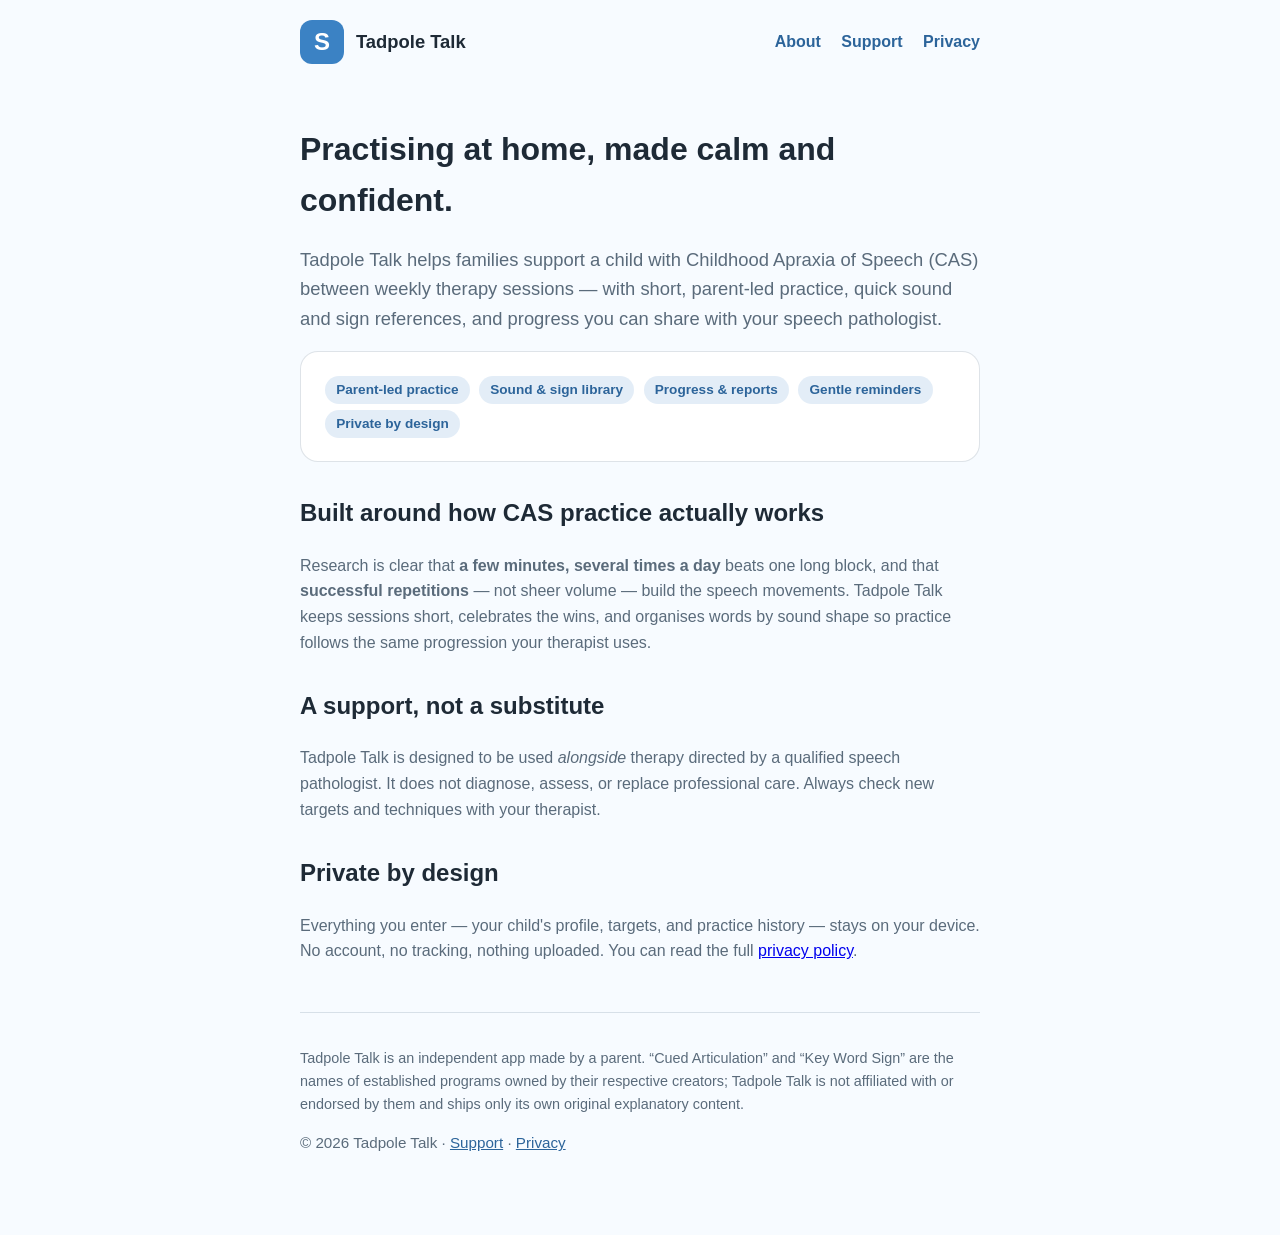
<file: docs/index.html>
<!DOCTYPE html>
<html lang="en">
<head>
  <meta charset="utf-8" />
  <meta name="viewport" content="width=device-width, initial-scale=1" />
  <title>Tadpole Talk — home practice for childhood apraxia of speech</title>
  <meta name="description" content="A calm, private companion for families practising at home between speech therapy sessions for Childhood Apraxia of Speech (CAS)." />
  <link rel="stylesheet" href="style.css" />
</head>
<body>
  <header class="site">
    <div class="logo">S</div>
    <h1>Tadpole Talk</h1>
    <div class="spacer"></div>
    <nav>
      <a href="index.html">About</a>
      <a href="support.html">Support</a>
      <a href="privacy.html">Privacy</a>
    </nav>
  </header>

  <main class="wrap">
    <h1 class="title">Practising at home, made calm and confident.</h1>
    <p class="lead">
      Tadpole Talk helps families support a child with Childhood Apraxia of Speech (CAS)
      between weekly therapy sessions — with short, parent-led practice, quick sound and
      sign references, and progress you can share with your speech pathologist.
    </p>

    <div class="card">
      <span class="pill">Parent-led practice</span>
      <span class="pill">Sound &amp; sign library</span>
      <span class="pill">Progress &amp; reports</span>
      <span class="pill">Gentle reminders</span>
      <span class="pill">Private by design</span>
    </div>

    <h2>Built around how CAS practice actually works</h2>
    <p>
      Research is clear that <strong>a few minutes, several times a day</strong> beats one
      long block, and that <strong>successful repetitions</strong> — not sheer volume —
      build the speech movements. Tadpole Talk keeps sessions short, celebrates the wins,
      and organises words by sound shape so practice follows the same progression your
      therapist uses.
    </p>

    <h2>A support, not a substitute</h2>
    <p>
      Tadpole Talk is designed to be used <em>alongside</em> therapy directed by a qualified
      speech pathologist. It does not diagnose, assess, or replace professional care. Always
      check new targets and techniques with your therapist.
    </p>

    <h2>Private by design</h2>
    <p>
      Everything you enter — your child's profile, targets, and practice history — stays on
      your device. No account, no tracking, nothing uploaded. You can read the full
      <a href="privacy.html">privacy policy</a>.
    </p>

    <footer>
      <p>
        Tadpole Talk is an independent app made by a parent. “Cued Articulation” and “Key
        Word Sign” are the names of established programs owned by their respective creators;
        Tadpole Talk is not affiliated with or endorsed by them and ships only its own
        original explanatory content.
      </p>
      <p class="muted">© 2026 Tadpole Talk · <a href="support.html">Support</a> · <a href="privacy.html">Privacy</a></p>
    </footer>
  </main>
</body>
</html>
</file>
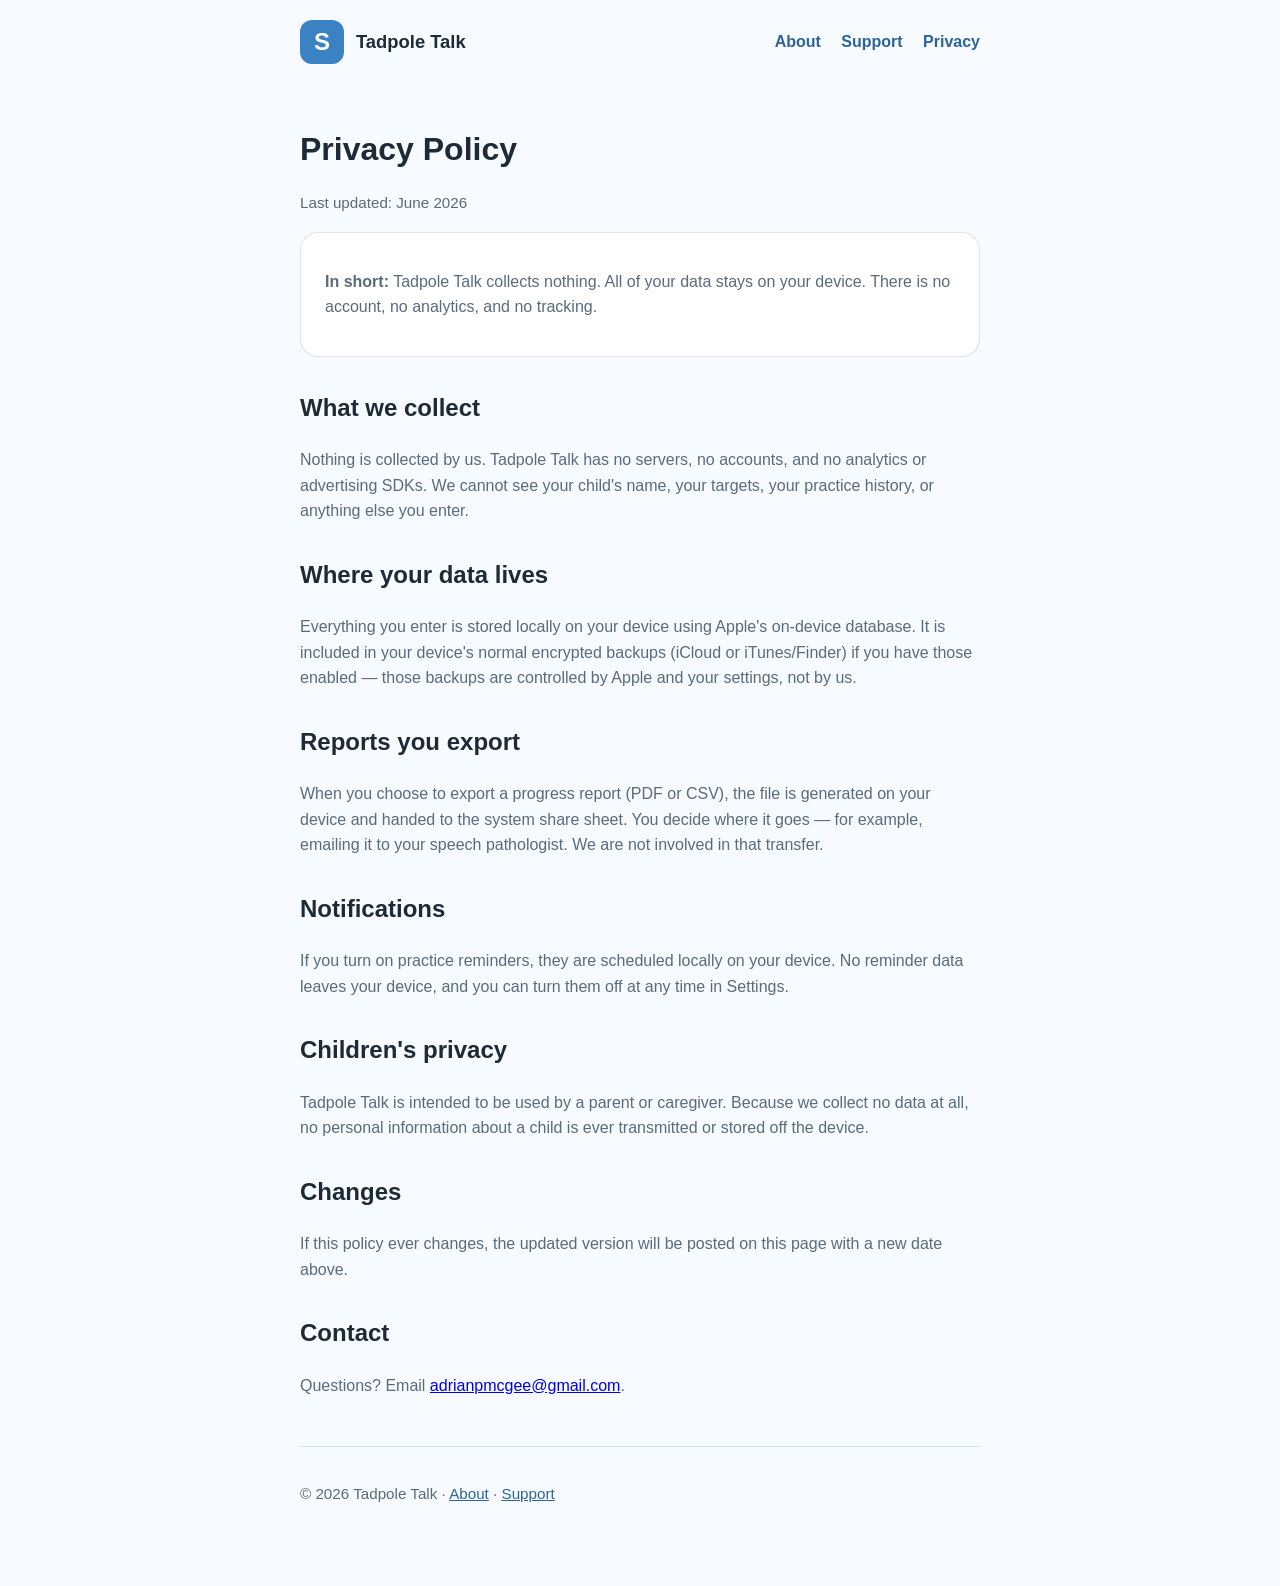
<file: docs/privacy.html>
<!DOCTYPE html>
<html lang="en">
<head>
  <meta charset="utf-8" />
  <meta name="viewport" content="width=device-width, initial-scale=1" />
  <title>Tadpole Talk — Privacy Policy</title>
  <link rel="stylesheet" href="style.css" />
</head>
<body>
  <header class="site">
    <div class="logo">S</div>
    <h1>Tadpole Talk</h1>
    <div class="spacer"></div>
    <nav>
      <a href="index.html">About</a>
      <a href="support.html">Support</a>
      <a href="privacy.html">Privacy</a>
    </nav>
  </header>

  <main class="wrap">
    <h1 class="title">Privacy Policy</h1>
    <p class="muted">Last updated: June 2026</p>

    <div class="card">
      <p><strong>In short:</strong> Tadpole Talk collects nothing. All of your data stays on
      your device. There is no account, no analytics, and no tracking.</p>
    </div>

    <h2>What we collect</h2>
    <p>
      Nothing is collected by us. Tadpole Talk has no servers, no accounts, and no analytics
      or advertising SDKs. We cannot see your child's name, your targets, your practice
      history, or anything else you enter.
    </p>

    <h2>Where your data lives</h2>
    <p>
      Everything you enter is stored locally on your device using Apple's on-device database.
      It is included in your device's normal encrypted backups (iCloud or iTunes/Finder) if
      you have those enabled — those backups are controlled by Apple and your settings, not
      by us.
    </p>

    <h2>Reports you export</h2>
    <p>
      When you choose to export a progress report (PDF or CSV), the file is generated on your
      device and handed to the system share sheet. You decide where it goes — for example,
      emailing it to your speech pathologist. We are not involved in that transfer.
    </p>

    <h2>Notifications</h2>
    <p>
      If you turn on practice reminders, they are scheduled locally on your device. No
      reminder data leaves your device, and you can turn them off at any time in Settings.
    </p>

    <h2>Children's privacy</h2>
    <p>
      Tadpole Talk is intended to be used by a parent or caregiver. Because we collect no
      data at all, no personal information about a child is ever transmitted or stored off
      the device.
    </p>

    <h2>Changes</h2>
    <p>
      If this policy ever changes, the updated version will be posted on this page with a new
      date above.
    </p>

    <h2>Contact</h2>
    <p>
      Questions? Email <a href="mailto:adrianpmcgee@gmail.com">adrianpmcgee@gmail.com</a>.
    </p>

    <footer>
      <p class="muted">© 2026 Tadpole Talk · <a href="index.html">About</a> · <a href="support.html">Support</a></p>
    </footer>
  </main>
</body>
</html>
</file>
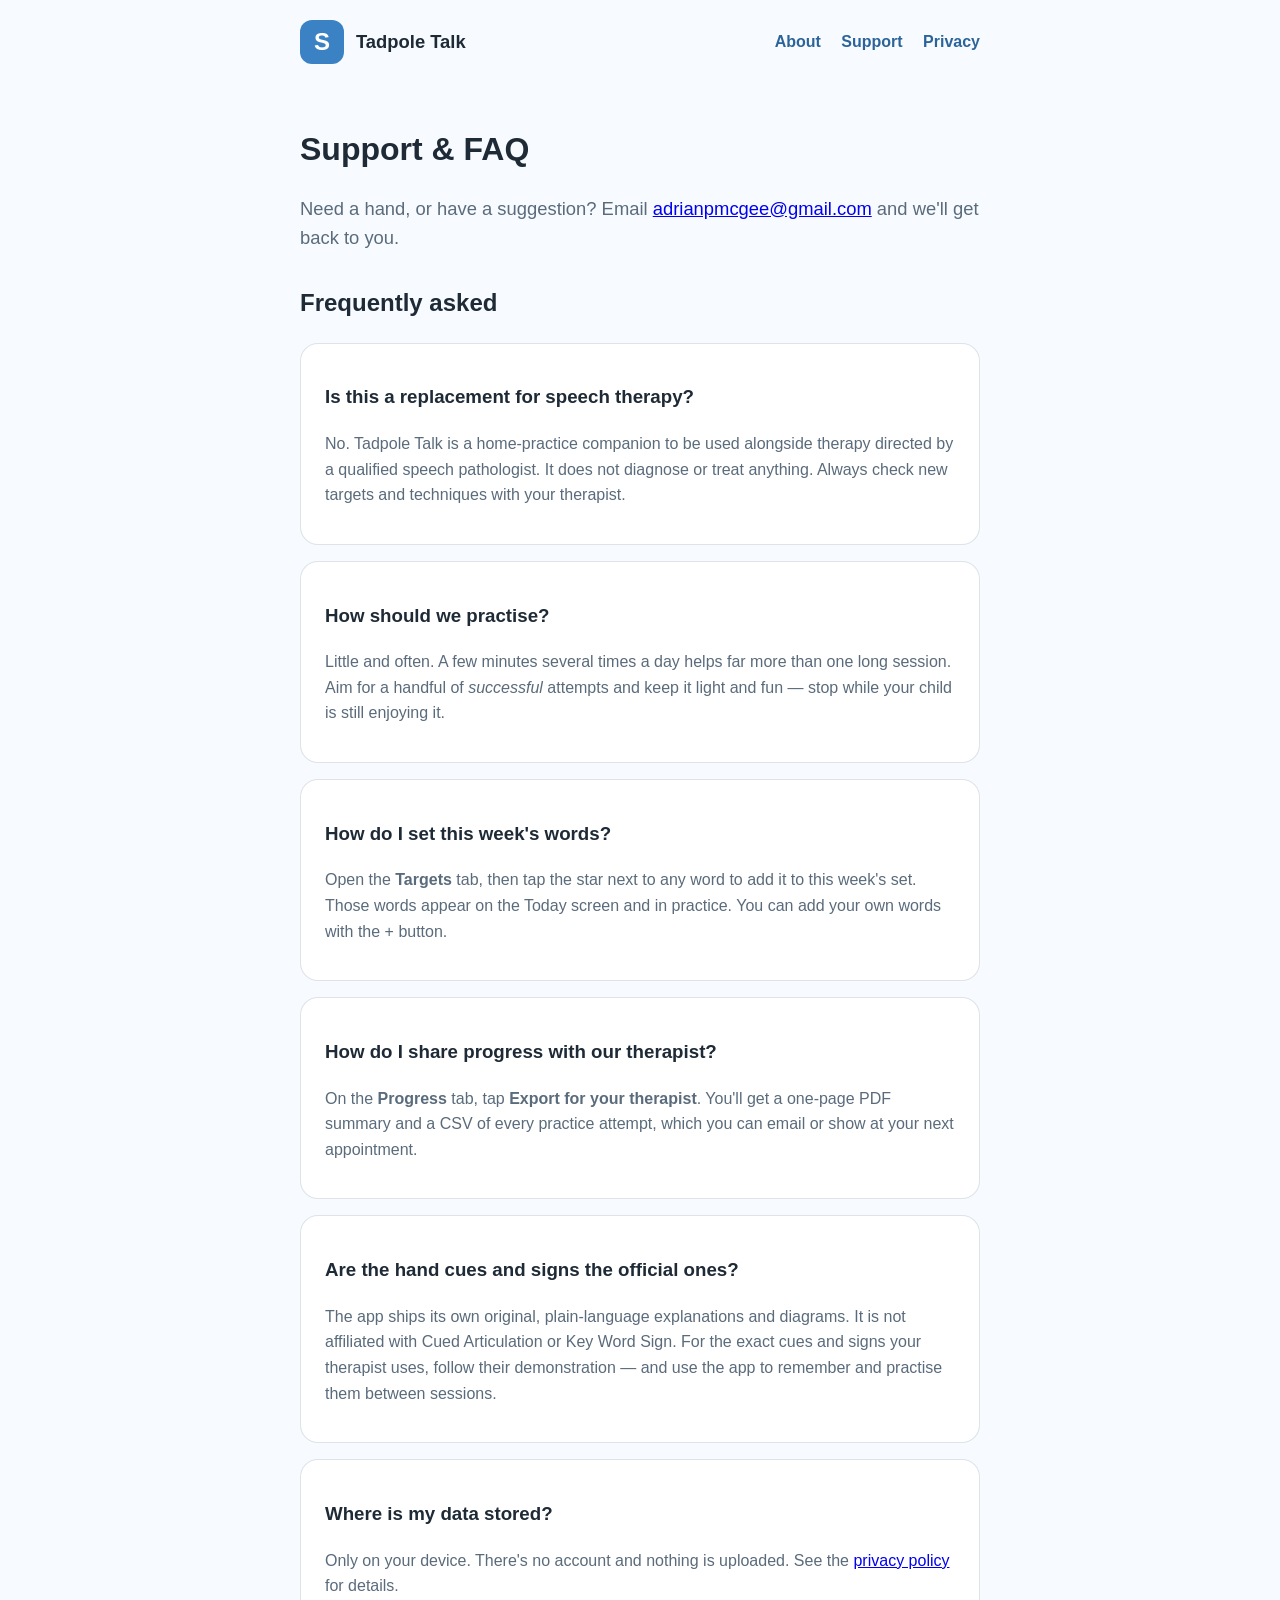
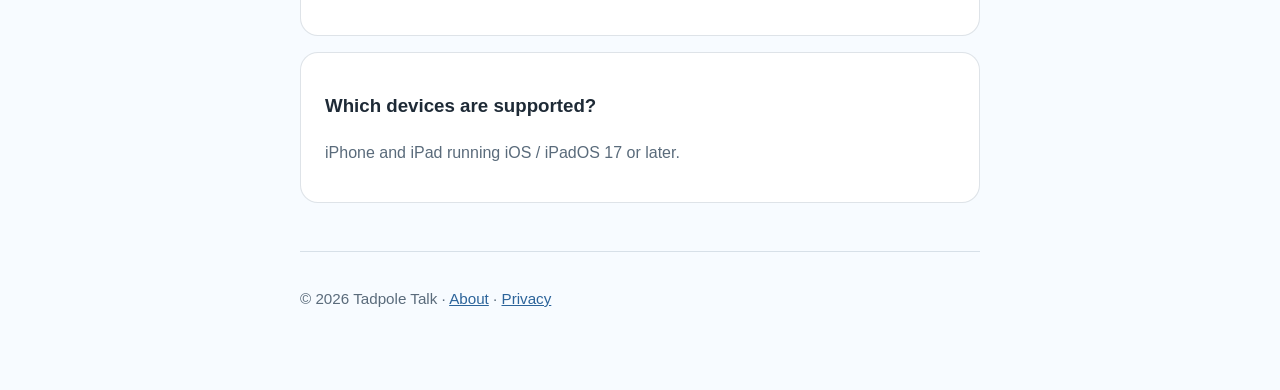
<file: docs/support.html>
<!DOCTYPE html>
<html lang="en">
<head>
  <meta charset="utf-8" />
  <meta name="viewport" content="width=device-width, initial-scale=1" />
  <title>Tadpole Talk — Support</title>
  <link rel="stylesheet" href="style.css" />
</head>
<body>
  <header class="site">
    <div class="logo">S</div>
    <h1>Tadpole Talk</h1>
    <div class="spacer"></div>
    <nav>
      <a href="index.html">About</a>
      <a href="support.html">Support</a>
      <a href="privacy.html">Privacy</a>
    </nav>
  </header>

  <main class="wrap">
    <h1 class="title">Support &amp; FAQ</h1>
    <p class="lead">Need a hand, or have a suggestion? Email
      <a href="mailto:adrianpmcgee@gmail.com">adrianpmcgee@gmail.com</a> and we'll get back
      to you.</p>

    <h2>Frequently asked</h2>

    <div class="card">
      <h3>Is this a replacement for speech therapy?</h3>
      <p>No. Tadpole Talk is a home-practice companion to be used alongside therapy directed
      by a qualified speech pathologist. It does not diagnose or treat anything. Always check
      new targets and techniques with your therapist.</p>
    </div>

    <div class="card">
      <h3>How should we practise?</h3>
      <p>Little and often. A few minutes several times a day helps far more than one long
      session. Aim for a handful of <em>successful</em> attempts and keep it light and fun —
      stop while your child is still enjoying it.</p>
    </div>

    <div class="card">
      <h3>How do I set this week's words?</h3>
      <p>Open the <strong>Targets</strong> tab, then tap the star next to any word to add it
      to this week's set. Those words appear on the Today screen and in practice. You can add
      your own words with the + button.</p>
    </div>

    <div class="card">
      <h3>How do I share progress with our therapist?</h3>
      <p>On the <strong>Progress</strong> tab, tap <strong>Export for your therapist</strong>.
      You'll get a one-page PDF summary and a CSV of every practice attempt, which you can
      email or show at your next appointment.</p>
    </div>

    <div class="card">
      <h3>Are the hand cues and signs the official ones?</h3>
      <p>The app ships its own original, plain-language explanations and diagrams. It is not
      affiliated with Cued Articulation or Key Word Sign. For the exact cues and signs your
      therapist uses, follow their demonstration — and use the app to remember and practise
      them between sessions.</p>
    </div>

    <div class="card">
      <h3>Where is my data stored?</h3>
      <p>Only on your device. There's no account and nothing is uploaded. See the
      <a href="privacy.html">privacy policy</a> for details.</p>
    </div>

    <div class="card">
      <h3>Which devices are supported?</h3>
      <p>iPhone and iPad running iOS / iPadOS 17 or later.</p>
    </div>

    <footer>
      <p class="muted">© 2026 Tadpole Talk · <a href="index.html">About</a> · <a href="privacy.html">Privacy</a></p>
    </footer>
  </main>
</body>
</html>
</file>
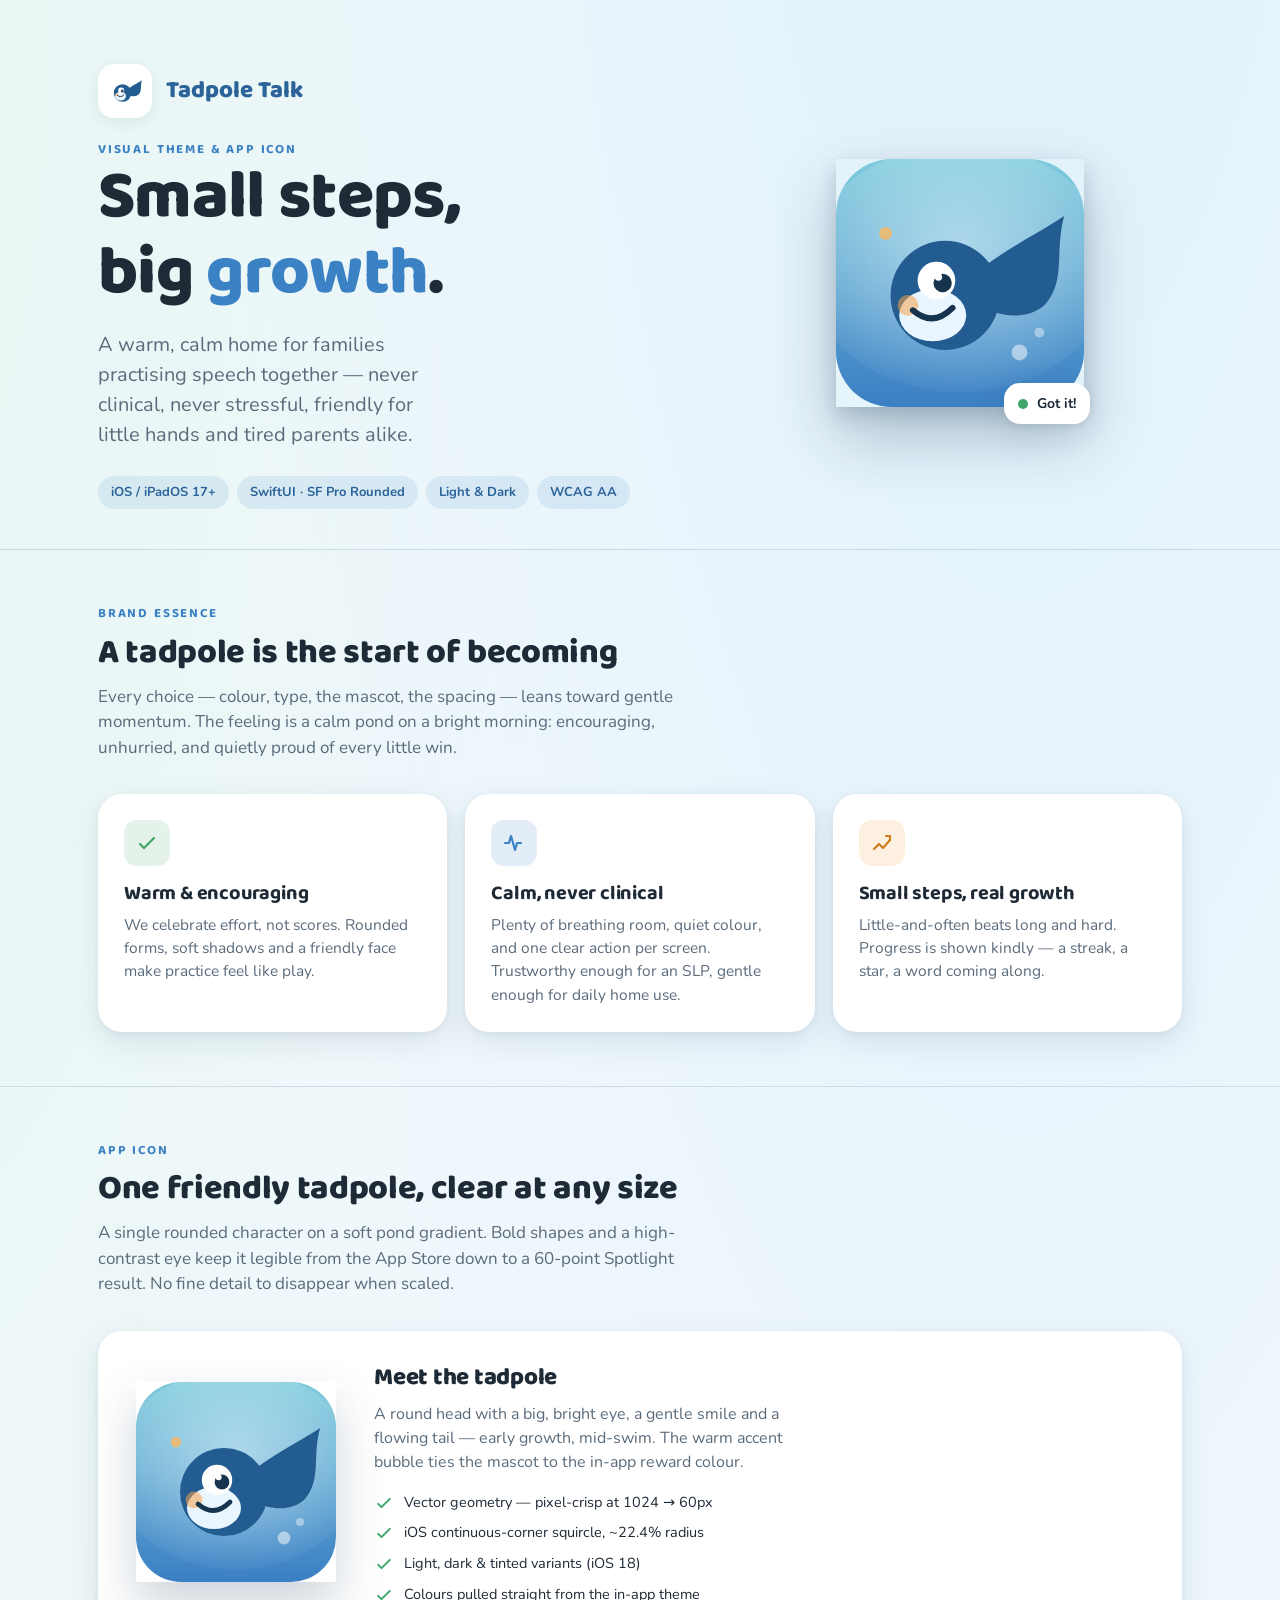
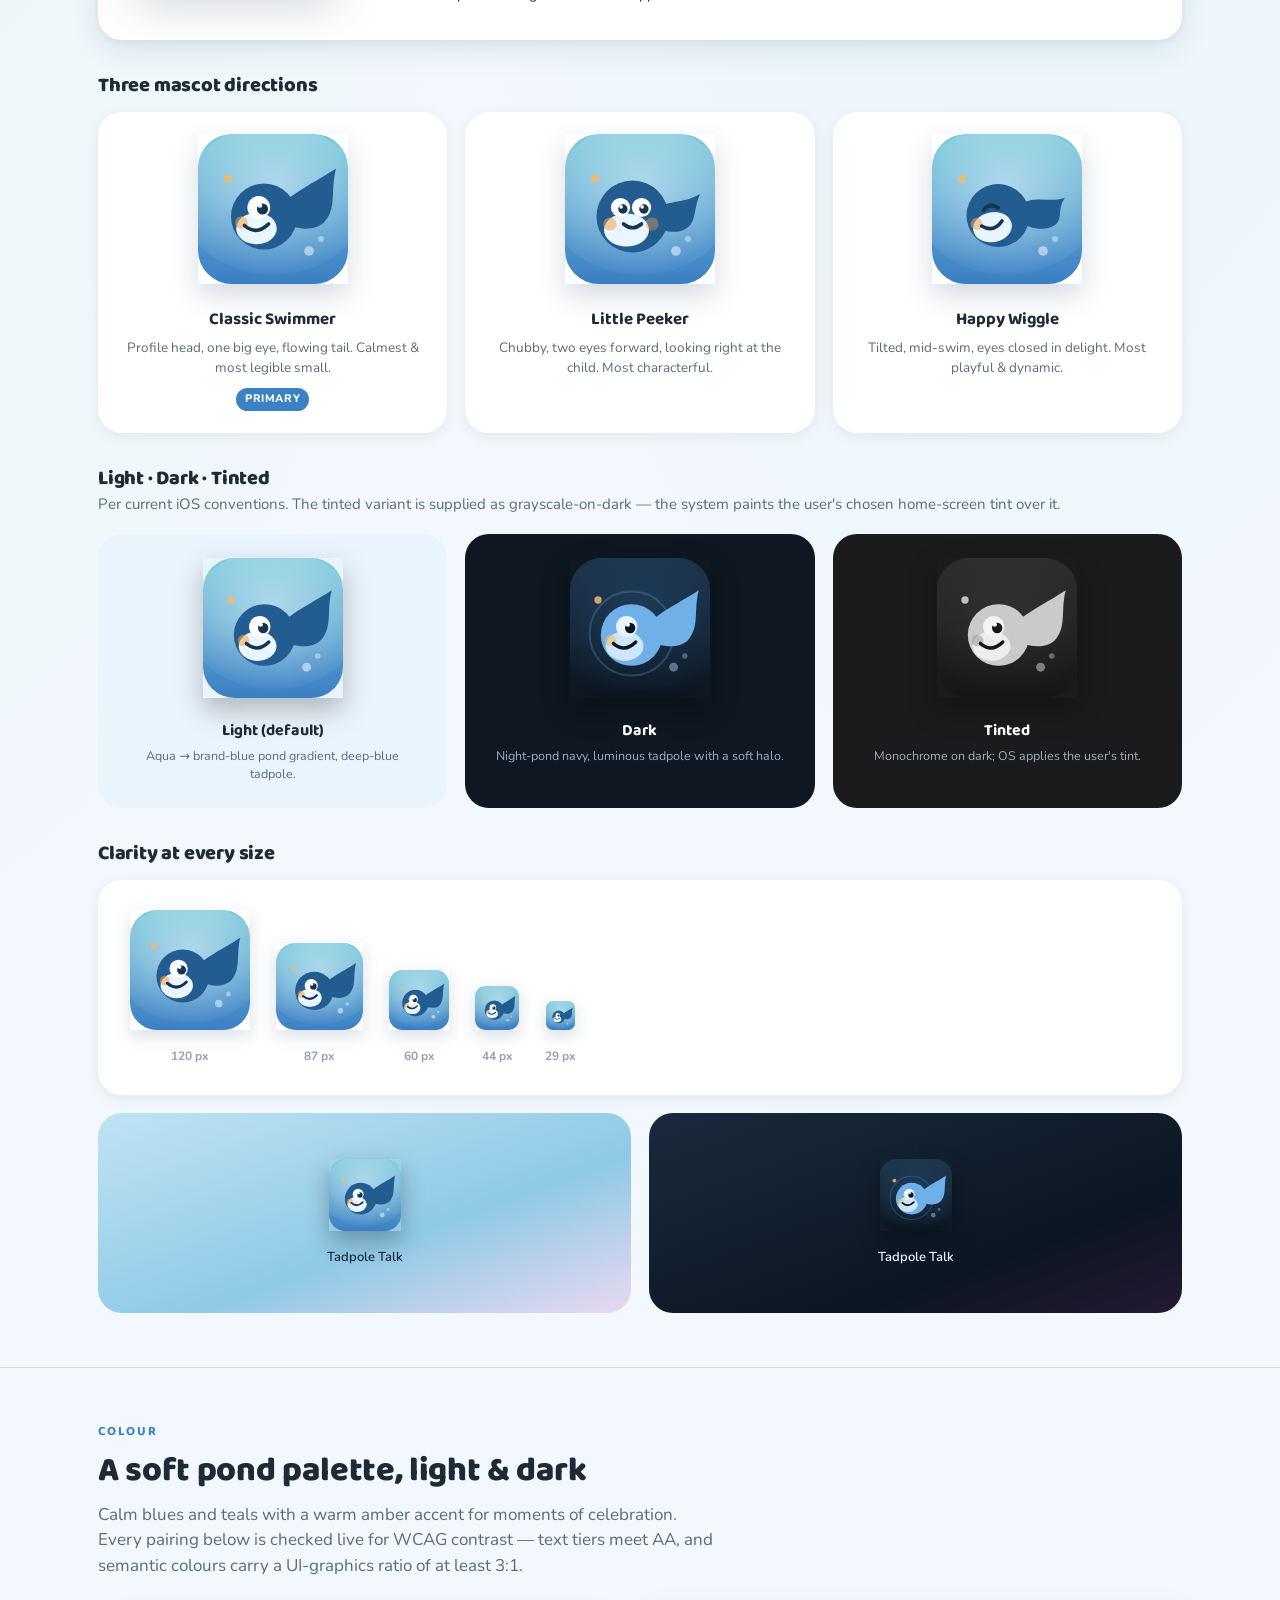
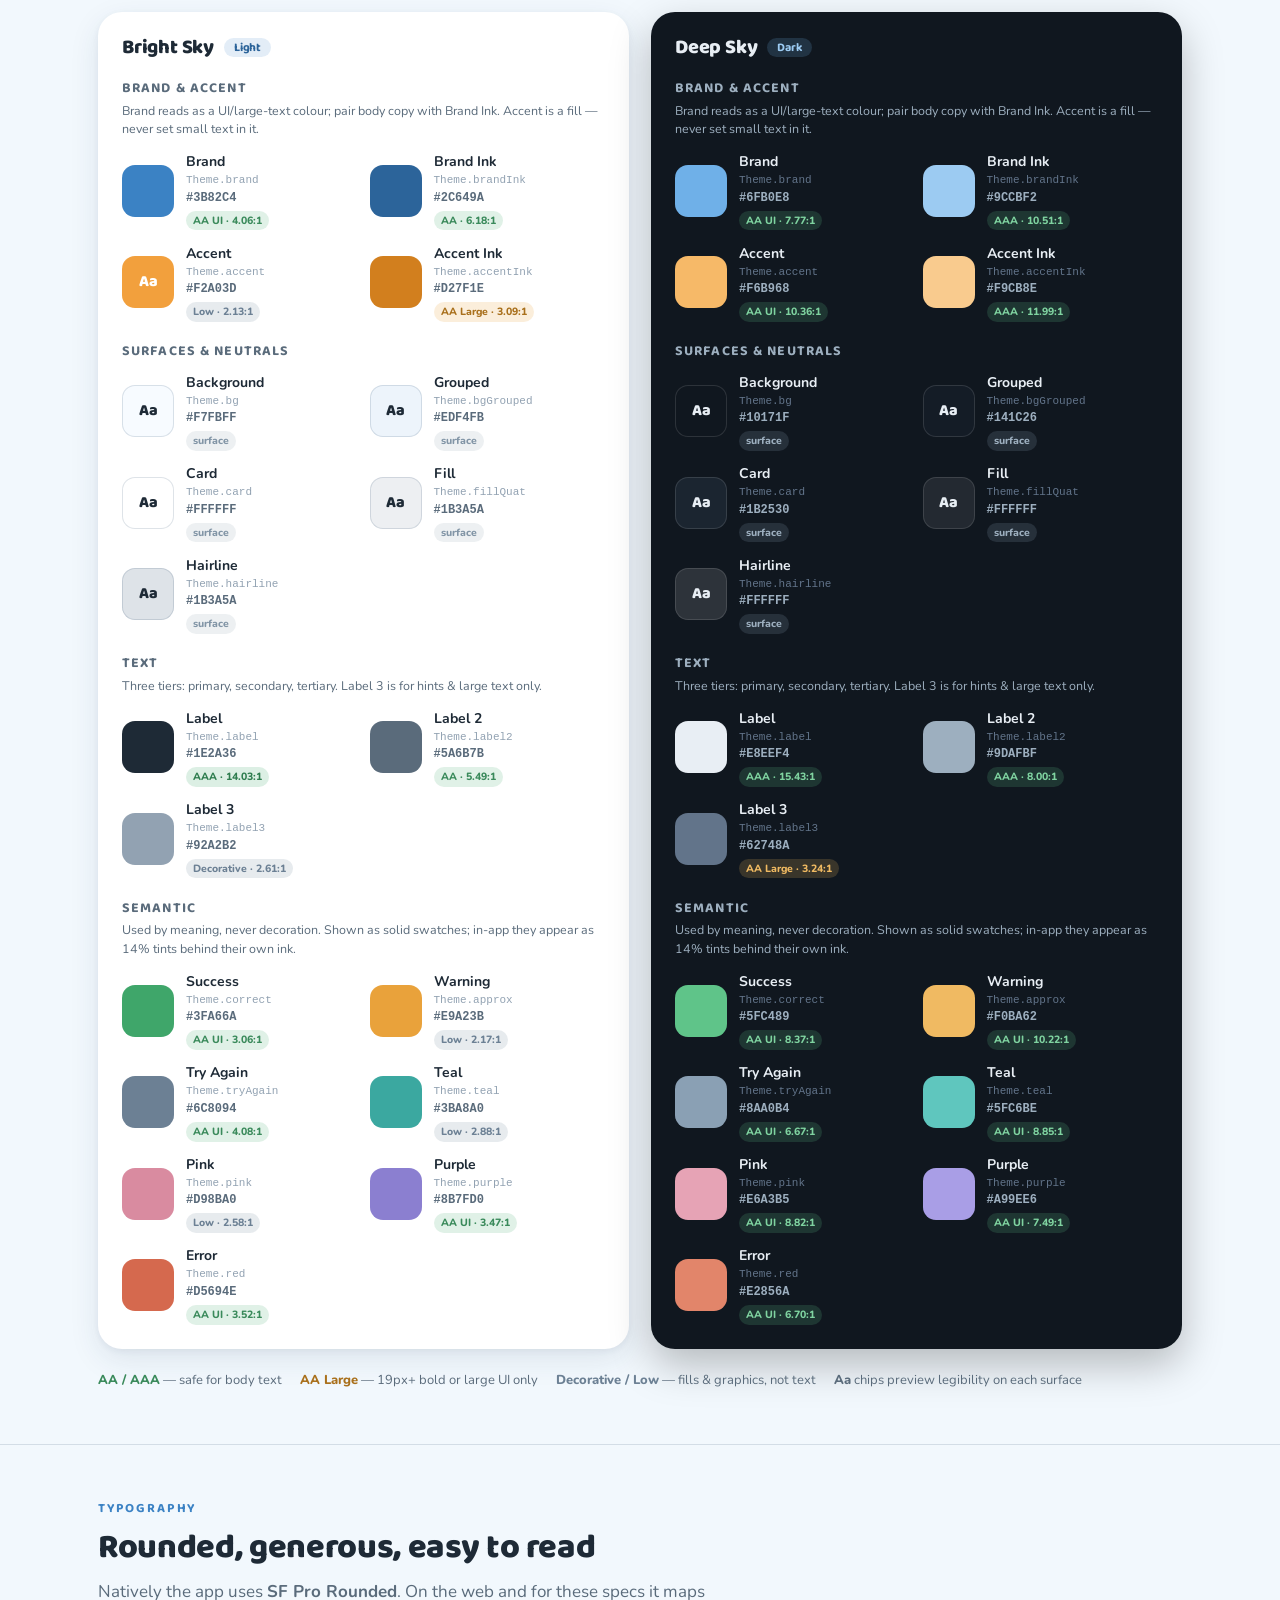
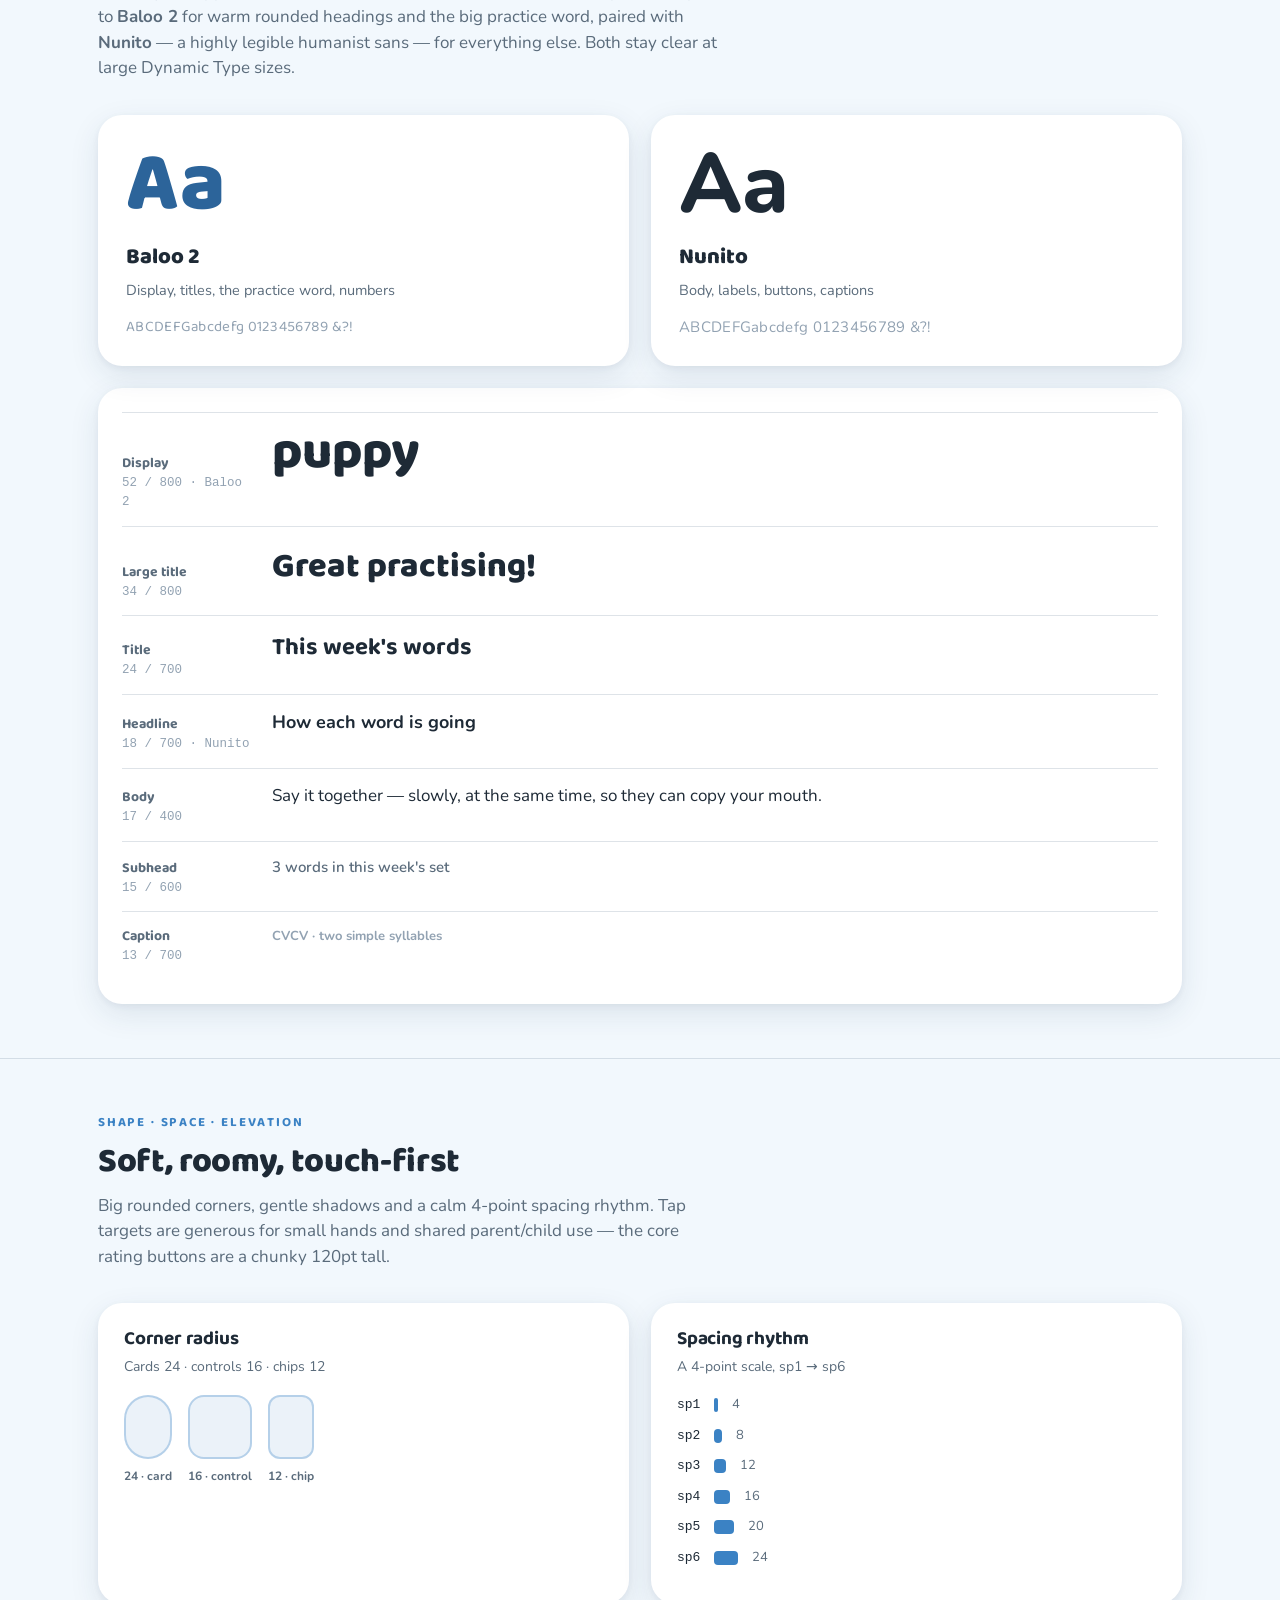
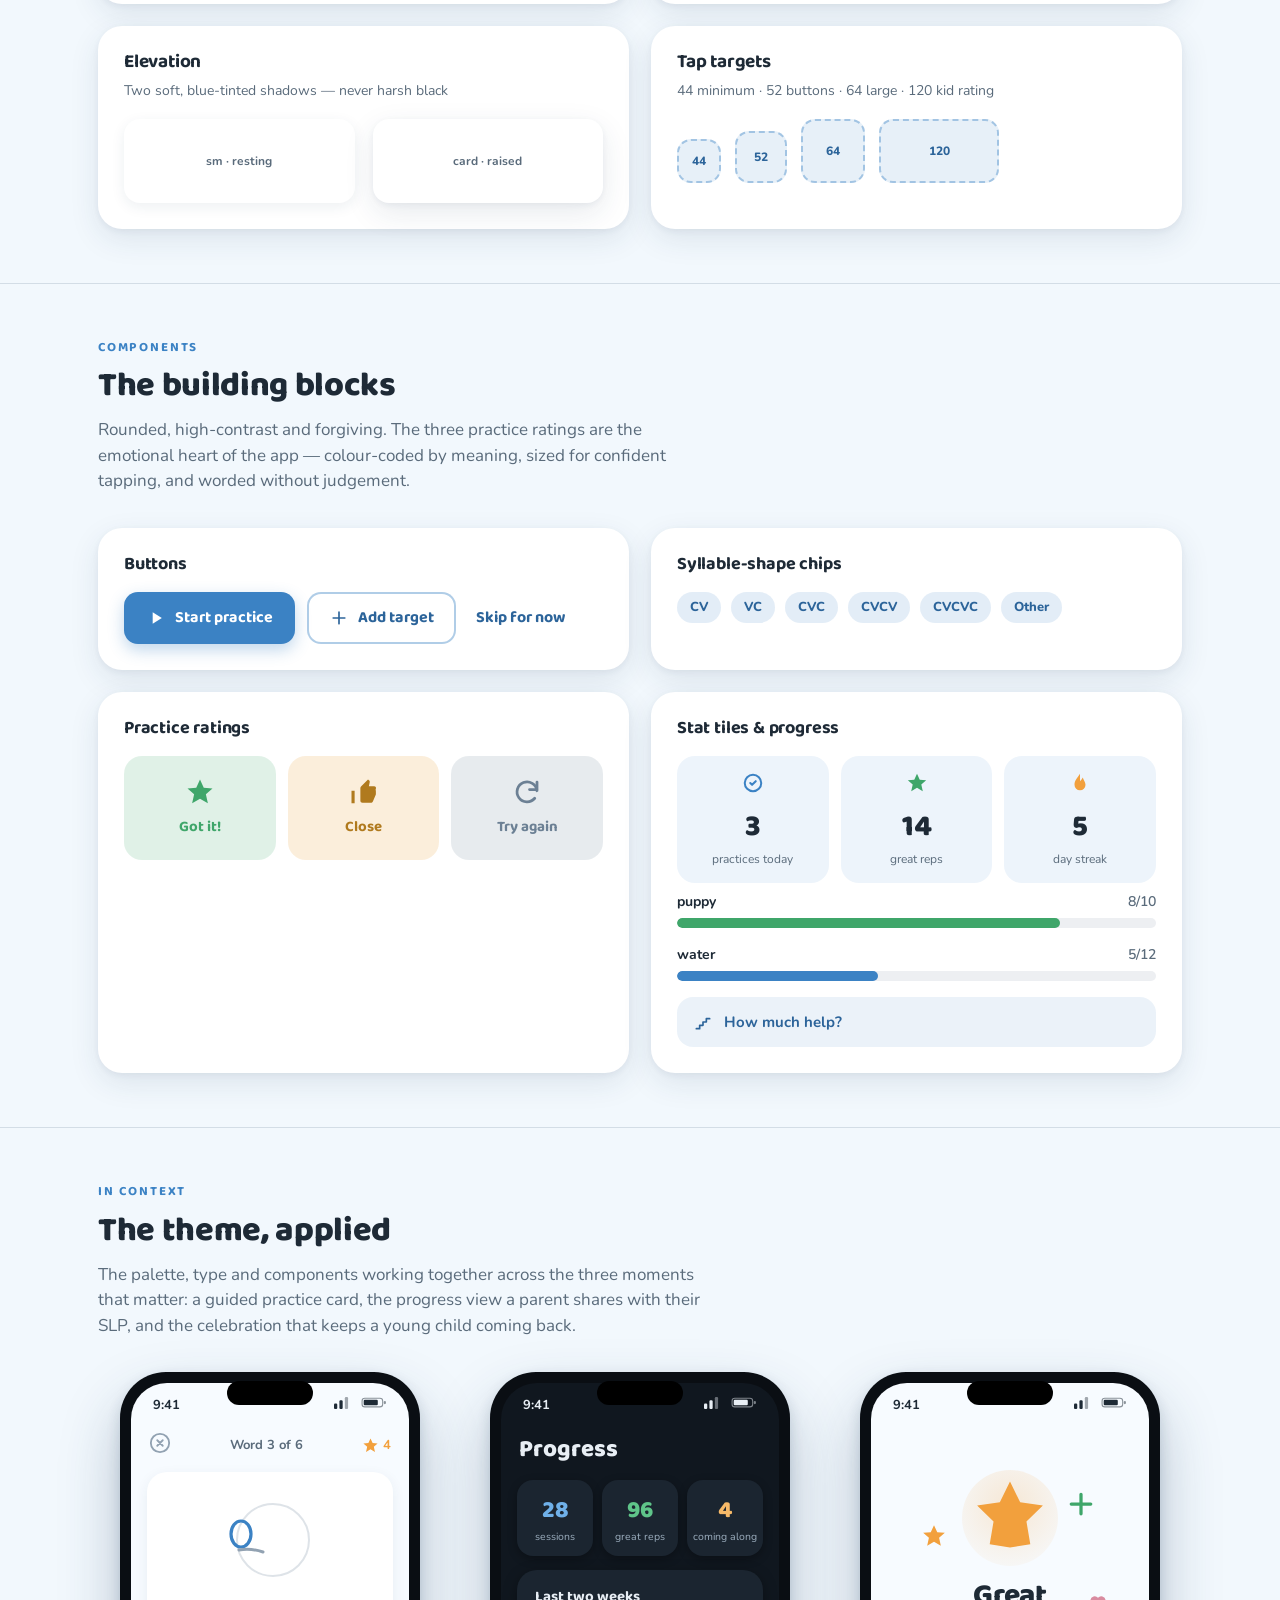
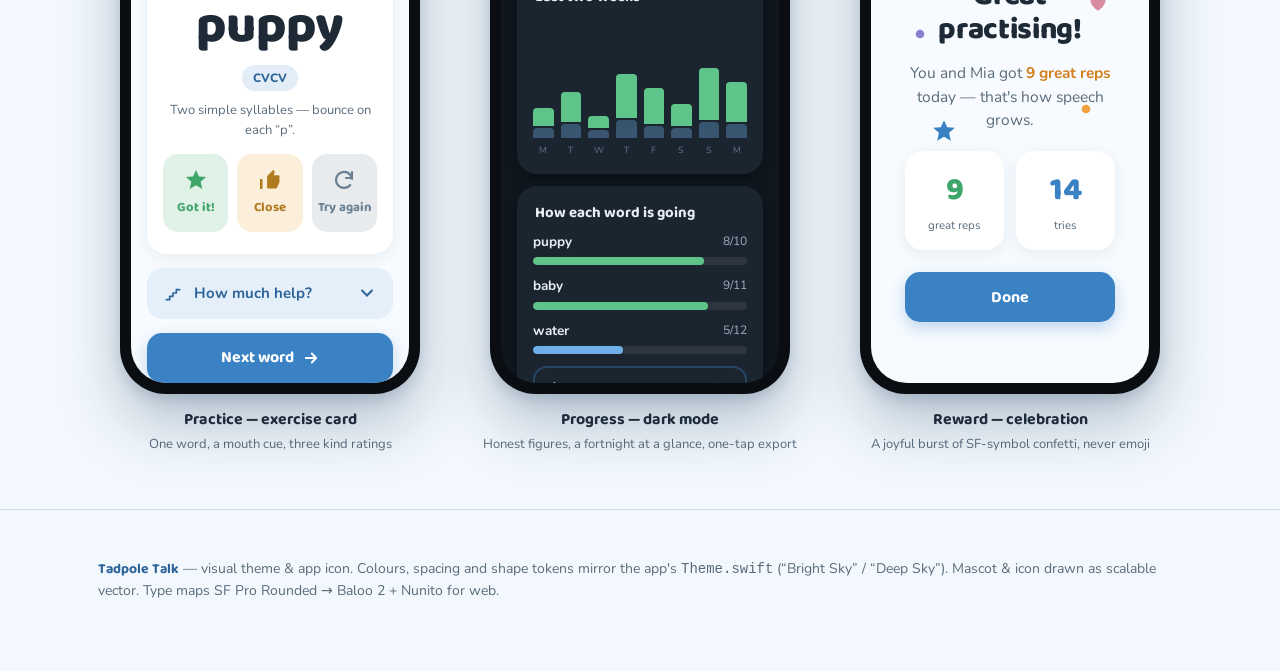
<file: design_handoff/reference/Tadpole Talk Theme.html>
<!doctype html>
<html lang="en">
<head>
<meta charset="utf-8">
<meta name="viewport" content="width=device-width, initial-scale=1">
<title>Tadpole Talk — Visual Theme &amp; App Icon</title>
<link rel="preconnect" href="https://fonts.googleapis.com">
<link rel="preconnect" href="https://fonts.gstatic.com" crossorigin>
<link href="https://fonts.googleapis.com/css2?family=Baloo+2:wght@500;600;700;800&family=Nunito:ital,wght@0,400;0,500;0,600;0,700;0,800;1,600&display=swap" rel="stylesheet">
<style>
:root{
  /* —— Bright Sky (light) — from Theme.swift —— */
  --brand:#3B82C4; --brand-ink:#2C649A; --accent:#F2A03D; --accent-ink:#D27F1E;
  --bg:#F7FBFF; --bg-grouped:#EDF4FB; --card:#FFFFFF;
  --fill:rgba(27,58,90,.08); --hairline:rgba(27,58,90,.14);
  --label:#1E2A36; --label2:#5A6B7B; --label3:#92A2B2; --on:#fff;
  --correct:#3FA66A; --approx:#E9A23B; --tryagain:#6C8094;
  --teal:#3BA8A0; --pink:#D98BA0; --purple:#8B7FD0; --red:#D5694E;
  --shadow:0 10px 30px rgba(27,58,90,.10), 0 2px 6px rgba(27,58,90,.06);
  --shadow-sm:0 4px 14px rgba(27,58,90,.08);
  --r-lg:24px; --r-md:16px; --r-sm:12px;
  --sp1:4px; --sp2:8px; --sp3:12px; --sp4:16px; --sp5:20px; --sp6:24px;
  --sans:"Nunito",system-ui,sans-serif; --round:"Baloo 2",var(--sans);
}
.scheme-dark{
  --brand:#6FB0E8; --brand-ink:#9CCBF2; --accent:#F6B968; --accent-ink:#F9CB8E;
  --bg:#10171F; --bg-grouped:#141C26; --card:#1B2530;
  --fill:rgba(255,255,255,.08); --hairline:rgba(255,255,255,.12);
  --label:#E8EEF4; --label2:#9DAFBF; --label3:#62748A; --on:#10171F;
  --correct:#5FC489; --approx:#F0BA62; --tryagain:#8AA0B4;
  --teal:#5FC6BE; --pink:#E6A3B5; --purple:#A99EE6; --red:#E2856A;
  --shadow:0 16px 40px rgba(0,0,0,.5); --shadow-sm:0 4px 16px rgba(0,0,0,.4);
}
*{box-sizing:border-box}
html{scroll-behavior:smooth}
body{
  margin:0; font-family:var(--sans); color:var(--label);
  background:
    radial-gradient(120% 70% at 80% -10%, #DCF0FA 0%, rgba(220,240,250,0) 55%),
    radial-gradient(120% 60% at -10% 0%, #E6F6F2 0%, rgba(230,246,242,0) 50%),
    #F2F8FD;
  -webkit-font-smoothing:antialiased; line-height:1.5;
}
h1,h2,h3,h4{font-family:var(--round); margin:0; line-height:1.12; color:var(--label); letter-spacing:-.01em}
p{margin:0}
.wrap{max-width:1140px; margin:0 auto; padding:0 28px}
.eyebrow{font-family:var(--round); font-weight:700; font-size:13px; letter-spacing:.14em;
  text-transform:uppercase; color:var(--brand)}
.muted{color:var(--label2)}
.muted3{color:var(--label3)}

/* —— Hero —— */
.hero{position:relative; overflow:hidden; padding:64px 0 40px}
.hero-grid{display:grid; grid-template-columns:1.15fr .85fr; gap:40px; align-items:center}
.brandline{display:flex; align-items:center; gap:14px; margin-bottom:22px}
.brandline .mk{width:54px; height:54px; display:grid; place-items:center;
  background:var(--card); border-radius:16px; box-shadow:var(--shadow-sm)}
.brandline b{font-family:var(--round); font-weight:800; font-size:24px; color:var(--brand-ink); white-space:nowrap}
.hero h1{font-size:clamp(40px,6vw,68px); font-weight:800; color:var(--label)}
.hero h1 .pond{color:var(--brand)}
.hero .lede{font-size:20px; color:var(--label2); max-width:30ch; margin-top:18px}
.chips{display:flex; flex-wrap:wrap; gap:8px; margin-top:26px}
.chip{font-size:13px; font-weight:700; color:var(--brand-ink); background:rgba(59,130,196,.12);
  padding:7px 13px; border-radius:999px}
.hero-art{display:flex; justify-content:center; position:relative}
.hero-art .stack{position:relative}
.hero-art .appicon{border-radius:0; box-shadow:0 30px 60px rgba(27,58,90,.28), 0 8px 18px rgba(27,58,90,.18)}
.hero-art .float{position:absolute; right:-6px; bottom:-10px; background:var(--card);
  border-radius:16px; padding:10px 14px; box-shadow:var(--shadow); display:flex; gap:9px; align-items:center;
  font-weight:700; font-size:14px; color:var(--label)}
.hero-art .float .dot{width:10px;height:10px;border-radius:50%;background:var(--correct)}

/* —— Section scaffolding —— */
section{padding:54px 0; border-top:1px solid var(--hairline)}
.sec-head{max-width:62ch; margin-bottom:34px}
.sec-head h2{font-size:34px; font-weight:800; margin-top:10px}
.sec-head p{margin-top:12px; font-size:17px; color:var(--label2)}

.card{background:var(--card); border-radius:var(--r-lg); box-shadow:var(--shadow); padding:24px}
.soft{background:var(--card); border-radius:var(--r-lg); border:1px solid var(--hairline)}

/* —— Essence —— */
.principles{display:grid; grid-template-columns:repeat(3,1fr); gap:18px}
.principles .card{padding:26px}
.principles .ic{width:46px;height:46px;border-radius:13px;display:grid;place-items:center;margin-bottom:16px}
.principles h3{font-size:20px;font-weight:700}
.principles p{margin-top:8px;color:var(--label2);font-size:15.5px}

/* —— Icon section —— */
.icon-hero{display:grid;grid-template-columns:auto 1fr;gap:38px;align-items:center;
  background:var(--card);border-radius:var(--r-lg);box-shadow:var(--shadow);padding:34px 38px;margin-bottom:30px}
.icon-hero .big .appicon{border-radius:0;box-shadow:0 22px 44px rgba(27,58,90,.22)}
.icon-hero h3{font-size:24px;font-weight:800}
.icon-hero p{margin-top:10px;color:var(--label2);max-width:46ch}
.spec-list{margin-top:18px;display:flex;flex-direction:column;gap:9px}
.spec-list div{display:flex;gap:10px;align-items:center;font-size:14.5px;color:var(--label)}
.spec-list .tick{width:20px;height:20px;flex:none;color:var(--correct)}

.grid3{display:grid;grid-template-columns:repeat(3,1fr);gap:18px}
.icon-tile{background:var(--card);border-radius:var(--r-lg);box-shadow:var(--shadow-sm);
  padding:22px;text-align:center}
.icon-tile .appicon{border-radius:0;margin:0 auto;box-shadow:0 12px 26px rgba(27,58,90,.18)}
.icon-tile .name{font-family:var(--round);font-weight:700;font-size:17px;margin-top:16px}
.icon-tile .desc{font-size:13.5px;color:var(--label2);margin-top:5px}
.tag{display:inline-block;font-size:11px;font-weight:800;letter-spacing:.06em;text-transform:uppercase;
  color:var(--on);background:var(--brand);padding:3px 9px;border-radius:999px;margin-top:10px}

.variant-row{display:grid;grid-template-columns:repeat(3,1fr);gap:18px;margin-top:18px}
.variant{border-radius:var(--r-lg);padding:24px;text-align:center}
.variant.lt{background:#EAF4FC}
.variant.dk{background:#0E1722}
.variant.tn{background:#1b1b1d}
.variant .appicon{border-radius:0;margin:0 auto;box-shadow:0 12px 26px rgba(0,0,0,.25)}
.variant .vname{font-family:var(--round);font-weight:700;font-size:16px;margin-top:14px}
.variant.lt .vname{color:#1E2A36}.variant.dk .vname,.variant.tn .vname{color:#fff}
.variant .vdesc{font-size:12.5px;margin-top:4px}
.variant.lt .vdesc{color:#5A6B7B}.variant.dk .vdesc,.variant.tn .vdesc{color:#9DAFBF}

.scale-strip{display:flex;align-items:flex-end;gap:26px;flex-wrap:wrap;
  background:var(--card);border-radius:var(--r-lg);box-shadow:var(--shadow-sm);padding:30px 32px}
.scale-strip .unit{text-align:center}
.scale-strip .appicon{border-radius:0;box-shadow:0 6px 16px rgba(27,58,90,.16)}
.scale-strip .px{font-size:12px;font-weight:700;color:var(--label3);margin-top:10px}

.home-row{display:grid;grid-template-columns:1fr 1fr;gap:18px;margin-top:18px}
.home{border-radius:var(--r-lg);padding:34px;display:flex;flex-direction:column;align-items:center;gap:10px;min-height:200px;justify-content:center}
.home.lt{background:linear-gradient(160deg,#BFE3F4,#8FC9E6 60%,#E9D8F0)}
.home.dk{background:linear-gradient(160deg,#1a2a3d,#0c1622 70%,#241a33)}
.home .appicon{border-radius:0;box-shadow:0 10px 22px rgba(0,0,0,.28)}
.home .lab{font-size:13px;font-weight:600}
.home.lt .lab{color:#1c2b3a}.home.dk .lab{color:#eaf3fb}

/* —— Palette —— */
.pal-wrap{display:grid;grid-template-columns:1fr 1fr;gap:22px}
.pal-panel{border-radius:var(--r-lg);padding:24px}
.pal-panel.light{background:#FFFFFF;box-shadow:var(--shadow)}
.pal-panel.dark{background:#10171F;box-shadow:0 16px 40px rgba(0,0,0,.25)}
.pal-panel h3{font-family:var(--round);font-weight:800;font-size:20px;display:flex;align-items:center;gap:10px}
.pal-panel.dark h3{color:#E8EEF4}
.pal-panel .scheme-pill{font-size:12px;font-weight:700;padding:3px 10px;border-radius:999px}
.pal-panel.light .scheme-pill{background:rgba(59,130,196,.14);color:#2C649A}
.pal-panel.dark .scheme-pill{background:rgba(111,176,232,.18);color:#9CCBF2}
.pal-group{margin-top:22px}
.pal-head h4{font-family:var(--round);font-size:14px;font-weight:700;text-transform:uppercase;letter-spacing:.08em}
.pal-panel.light .pal-head h4{color:#5A6B7B}.pal-panel.dark .pal-head h4{color:#9DAFBF}
.pal-head p{font-size:12.5px;margin-top:5px}
.pal-panel.light .pal-head p{color:#5A6B7B}.pal-panel.dark .pal-head p{color:#9DAFBF}
.sw-grid{display:grid;grid-template-columns:repeat(2,1fr);gap:12px;margin-top:12px}
.sw{display:flex;gap:12px;align-items:center}
.sw-chip{width:52px;height:52px;border-radius:13px;flex:none;display:grid;place-items:center}
.sw-on{font-family:var(--round);font-weight:800;font-size:16px}
.sw-name{font-weight:700;font-size:14px}
.pal-panel.dark .sw-name{color:#E8EEF4}
.sw-var{font-size:11px;font-family:ui-monospace,Menlo,monospace}
.pal-panel.light .sw-var{color:#92A2B2}.pal-panel.dark .sw-var{color:#62748A}
.sw-hex{font-size:12px;font-weight:700;font-family:ui-monospace,Menlo,monospace}
.pal-panel.light .sw-hex{color:#5A6B7B}.pal-panel.dark .sw-hex{color:#9DAFBF}
.sw-badge{display:inline-block;margin-top:4px;font-size:10.5px;font-weight:800;padding:2px 7px;border-radius:999px}
.sw-badge.aaa{background:rgba(63,166,106,.18);color:#2f7d4f}
.sw-badge.aa{background:rgba(63,166,106,.16);color:#3a8a5b}
.sw-badge.lg{background:rgba(233,162,59,.18);color:#a9701c}
.sw-badge.no{background:rgba(108,128,148,.16);color:#6C8094}
.sw-badge.n{background:rgba(108,128,148,.12);color:#8295a6}
.pal-panel.dark .sw-badge.aaa,.pal-panel.dark .sw-badge.aa{background:rgba(95,196,137,.18);color:#7fd3a0}
.pal-panel.dark .sw-badge.lg{background:rgba(240,186,98,.18);color:#f0ba62}
.pal-panel.dark .sw-badge.no,.pal-panel.dark .sw-badge.n{background:rgba(138,160,180,.18);color:#9DAFBF}
.legend{display:flex;flex-wrap:wrap;gap:18px;margin-top:22px;font-size:13px;color:var(--label2)}
.legend b{font-weight:800}

/* —— Typography —— */
.type-grid{display:grid;grid-template-columns:1fr 1fr;gap:22px}
.font-card{padding:28px}
.font-card .big{font-size:84px;line-height:1;font-weight:800}
.font-card .nm{font-family:var(--round);font-weight:800;font-size:22px;margin-top:14px}
.font-card .role{color:var(--label2);font-size:14.5px;margin-top:6px}
.font-card .glyphs{margin-top:14px;font-size:15px;color:var(--label3);letter-spacing:.02em}
.scale-rows{margin-top:22px}
.scale-row{display:grid;grid-template-columns:130px 1fr;gap:20px;align-items:baseline;
  padding:14px 0;border-top:1px solid var(--hairline)}
.scale-row .meta{font-size:12.5px;color:var(--label3);font-family:ui-monospace,Menlo,monospace}
.scale-row .meta b{display:block;font-family:var(--round);font-size:14px;color:var(--label2)}

/* —— Tokens —— */
.tok-grid{display:grid;grid-template-columns:repeat(2,1fr);gap:22px}
.tok-grid .card{padding:26px}
.tok-grid h3{font-size:19px;font-weight:700;margin-bottom:6px}
.tok-grid .sub{color:var(--label2);font-size:14px;margin-bottom:18px}
.radii{display:flex;gap:16px;align-items:flex-end}
.radii .r{flex:1;background:rgba(59,130,196,.10);border:2px solid rgba(59,130,196,.3)}
.radii .r1{height:64px;border-radius:12px}.radii .r2{height:64px;border-radius:16px}.radii .r3{height:64px;border-radius:24px}
.radii .lab{display:block;text-align:center;margin-top:8px;font-size:12px;font-weight:700;color:var(--label2)}
.space-row{display:flex;align-items:center;gap:14px;margin-bottom:11px;font-size:13px;color:var(--label2)}
.space-row .bar{height:14px;background:var(--brand);border-radius:4px}
.space-row code{font-family:ui-monospace,Menlo,monospace;color:var(--label)}
.shadow-demo{display:flex;gap:18px}
.shadow-demo .sd{flex:1;height:84px;border-radius:16px;background:var(--card);display:grid;place-items:center;
  font-size:12px;font-weight:700;color:var(--label2)}
.shadow-demo .sd1{box-shadow:var(--shadow-sm)}.shadow-demo .sd2{box-shadow:var(--shadow)}
.taps{display:flex;gap:14px;align-items:flex-end}
.taps .t{background:rgba(59,130,196,.12);border:2px dashed rgba(59,130,196,.4);border-radius:14px;
  display:grid;place-items:center;color:var(--brand-ink);font-weight:800;font-size:12px}
.taps .t44{width:44px;height:44px}.taps .t52{width:52px;height:52px}.taps .t64{width:64px;height:64px}.taps .t120{width:120px;height:64px}

/* —— Components —— */
.comp-grid{display:grid;grid-template-columns:1fr 1fr;gap:22px}
.comp{padding:26px}
.comp h3{font-size:18px;font-weight:700;margin-bottom:18px}
.btn{font-family:var(--round);font-weight:700;border:none;border-radius:14px;cursor:pointer;
  display:inline-flex;align-items:center;justify-content:center;gap:9px;font-size:16px;min-height:52px;padding:0 22px}
.btn svg{width:20px;height:20px}
.btn-prom{background:var(--brand);color:#fff;box-shadow:0 6px 16px rgba(59,130,196,.32)}
.btn-bord{background:transparent;color:var(--brand-ink);box-shadow:inset 0 0 0 2px rgba(59,130,196,.4)}
.btn-text{background:transparent;color:var(--brand-ink);min-height:auto;padding:6px 8px}
.btn-row{display:flex;flex-wrap:wrap;gap:12px;align-items:center}
.caps{display:flex;flex-wrap:wrap;gap:10px}
.cap{font-size:13px;font-weight:800;color:var(--brand-ink);background:rgba(59,130,196,.14);
  padding:6px 13px;border-radius:999px}
.ratings{display:flex;gap:12px}
.rating{flex:1;border:none;cursor:pointer;border-radius:18px;min-height:104px;display:flex;flex-direction:column;
  align-items:center;justify-content:center;gap:8px;font-family:var(--round);font-weight:700;font-size:15px}
.rating svg{width:30px;height:30px}
.rating.correct{background:rgba(63,166,106,.16);color:var(--correct)}
.rating.approx{background:rgba(233,162,59,.18);color:#b07a1e}
.rating.tryagain{background:rgba(108,128,148,.16);color:var(--tryagain)}
.stat-row{display:flex;gap:12px}
.stat{flex:1;background:var(--bg-grouped);border-radius:18px;padding:16px 10px;text-align:center}
.stat svg{width:22px;height:22px;margin-bottom:4px}
.stat .v{font-family:var(--round);font-weight:800;font-size:30px;color:var(--label)}
.stat .l{font-size:12px;color:var(--label2);margin-top:2px;line-height:1.2}
.prog{margin-top:8px}
.prog .pr{display:flex;justify-content:space-between;font-size:14px;font-weight:700;margin-bottom:6px}
.prog .pr .n{color:var(--label)}.prog .pr .c{color:var(--label2);font-weight:600}
.track{height:10px;border-radius:999px;background:var(--fill);overflow:hidden;margin-bottom:16px}
.track>i{display:block;height:100%;border-radius:999px}
.cue{display:flex;gap:11px;align-items:center;background:rgba(59,130,196,.10);
  border-radius:var(--r-md);padding:14px 16px;color:var(--brand-ink);font-weight:700;font-size:15px}
.cue svg{width:20px;height:20px;flex:none}

/* —— Phones —— */
.phones{display:grid;grid-template-columns:repeat(3,1fr);gap:26px;align-items:start}
.phone-wrap{display:flex;flex-direction:column;align-items:center;gap:14px}
.phone-cap{text-align:center}
.phone-cap .t{font-family:var(--round);font-weight:700;font-size:16px;color:var(--label)}
.phone-cap .d{font-size:13px;color:var(--label2);margin-top:3px}
.phone{width:300px;background:#0a0e13;border-radius:46px;padding:11px;
  box-shadow:0 30px 60px rgba(27,58,90,.28),0 6px 14px rgba(27,58,90,.16);position:relative}
.phone .screen{position:relative;width:100%;height:600px;border-radius:36px;overflow:hidden;
  background:var(--bg);color:var(--label);display:flex;flex-direction:column}
.phone .island{position:absolute;top:9px;left:50%;transform:translateX(-50%);
  width:86px;height:24px;background:#000;border-radius:999px;z-index:30}
.statusbar{display:flex;justify-content:space-between;align-items:center;
  padding:13px 22px 4px;font-size:13px;font-weight:700;color:var(--label)}
.statusbar svg{height:13px}
.scr{flex:1;overflow:hidden;display:flex;flex-direction:column;padding:6px 16px 16px}
.navtitle{font-family:var(--round);font-weight:800;font-size:24px;padding:6px 2px 12px}
.s-card{background:var(--card);border-radius:20px;padding:16px;box-shadow:0 4px 14px rgba(27,58,90,.07)}
.scheme-dark .s-card{box-shadow:0 4px 14px rgba(0,0,0,.35)}

/* practice screen bits */
.p-top{display:flex;align-items:center;justify-content:space-between;padding:6px 2px 12px;font-size:13px;font-weight:700}
.p-top .x{color:var(--label3)}
.p-top .ctr{color:var(--label2);white-space:nowrap}
.p-top .star{color:var(--accent);display:flex;gap:4px;align-items:center}
.word-card{text-align:center;padding:22px 16px}
.word-card .mouth{margin:0 auto 8px}
.word-card .word{font-family:var(--round);font-weight:800;font-size:52px;color:var(--label);line-height:1}
.word-card .shape{display:inline-block;margin-top:12px;font-size:12px;font-weight:800;color:var(--brand-ink);
  background:rgba(59,130,196,.14);padding:4px 11px;border-radius:999px}
.scheme-dark .word-card .shape{background:rgba(111,176,232,.2)}
.word-card .note{font-size:13px;color:var(--label2);margin-top:10px}
.mini-rate{display:flex;gap:9px;margin-top:14px}
.mini-rate .mr{flex:1;border-radius:15px;min-height:78px;display:flex;flex-direction:column;align-items:center;
  justify-content:center;gap:6px;font-family:var(--round);font-weight:700;font-size:13px}
.mini-rate svg{width:24px;height:24px}
.mini-rate .c{background:rgba(63,166,106,.16);color:var(--correct)}
.mini-rate .a{background:rgba(233,162,59,.18);color:#b07a1e}
.scheme-dark .mini-rate .a{color:#F0BA62}
.mini-rate .t{background:rgba(108,128,148,.16);color:var(--tryagain)}
.next-btn{margin-top:14px;width:100%;background:var(--brand);color:#fff;border:none;border-radius:15px;
  min-height:50px;font-family:var(--round);font-weight:700;font-size:16px;display:flex;align-items:center;
  justify-content:center;gap:8px;box-shadow:0 6px 16px rgba(59,130,196,.3)}
.next-btn svg{width:18px;height:18px}

/* progress screen bits */
.p-stats{display:flex;gap:9px;margin-bottom:14px}
.p-stats .st{flex:1;background:var(--card);border-radius:16px;padding:13px 6px;text-align:center;box-shadow:0 3px 10px rgba(27,58,90,.06)}
.scheme-dark .p-stats .st{box-shadow:0 3px 10px rgba(0,0,0,.3)}
.p-stats .v{font-family:var(--round);font-weight:800;font-size:24px}
.p-stats .l{font-size:10.5px;color:var(--label2);line-height:1.15;margin-top:2px}
.chart{display:flex;align-items:flex-end;gap:7px;height:118px;margin-top:12px}
.chart .col{flex:1;display:flex;flex-direction:column;justify-content:flex-end;gap:2px}
.chart .col i{display:block;border-radius:4px 4px 0 0}
.chart .col .ok{background:var(--correct)}
.chart .col .ot{background:rgba(59,130,196,.35)}
.scheme-dark .chart .col .ot{background:rgba(111,176,232,.35)}
.chart-x{display:flex;gap:7px;margin-top:6px}
.chart-x span{flex:1;text-align:center;font-size:9px;color:var(--label3)}
.pw{margin-top:6px}
.pw .row{margin-bottom:11px}
.pw .row .top{display:flex;justify-content:space-between;font-size:13.5px;margin-bottom:5px}
.pw .row .top .w{font-weight:700;color:var(--label)}
.pw .row .top .c{color:var(--label2);font-size:12px}
.pw .track{height:8px;margin-bottom:0}
.exp-btn{margin-top:12px;width:100%;background:transparent;color:var(--brand-ink);
  box-shadow:inset 0 0 0 2px rgba(59,130,196,.35);border:none;border-radius:14px;min-height:46px;
  font-family:var(--round);font-weight:700;font-size:14.5px;display:flex;align-items:center;justify-content:center;gap:8px}
.exp-btn svg{width:17px;height:17px}
.h4lbl{font-family:var(--round);font-weight:700;font-size:15px;color:var(--label);margin:0 2px 8px}

/* reward screen */
.reward{flex:1;display:flex;flex-direction:column;align-items:center;justify-content:center;
  text-align:center;gap:14px;padding:10px 18px;position:relative;overflow:hidden}
.reward .burst{position:absolute;inset:0;pointer-events:none}
.reward .burst svg{position:absolute;width:26px;height:26px}
.reward .medal{width:96px;height:96px;border-radius:50%;display:grid;place-items:center;
  background:radial-gradient(circle at 50% 38%,rgba(242,160,61,.22),rgba(242,160,61,0));}
.reward .medal svg{width:84px;height:84px;color:var(--accent)}
.reward h3{font-family:var(--round);font-weight:800;font-size:30px;color:var(--label)}
.reward .msg{font-size:15.5px;color:var(--label2);max-width:24ch}
.reward .tallies{display:flex;gap:12px;width:100%;margin-top:6px}
.reward .ty{flex:1;background:var(--card);border-radius:18px;padding:16px 8px;box-shadow:0 4px 14px rgba(27,58,90,.08)}
.scheme-dark .reward .ty{box-shadow:0 4px 14px rgba(0,0,0,.35)}
.reward .ty .v{font-family:var(--round);font-weight:800;font-size:32px}
.reward .ty .l{font-size:11.5px;color:var(--label2);margin-top:2px}
.reward .done{width:100%;margin-top:8px;background:var(--brand);color:#fff;border:none;border-radius:15px;
  min-height:50px;font-family:var(--round);font-weight:700;font-size:16px;box-shadow:0 6px 16px rgba(59,130,196,.3)}

footer{padding:48px 0 70px;border-top:1px solid var(--hairline);color:var(--label2);font-size:14px}
footer b{font-family:var(--round);color:var(--brand-ink)}

@media(max-width:980px){
  .hero-grid,.icon-hero,.pal-wrap,.type-grid,.tok-grid,.comp-grid{grid-template-columns:1fr}
  .principles,.grid3,.phones{grid-template-columns:1fr}
  .icon-hero{text-align:center;justify-items:center}
  .icon-hero .big{margin:0 auto}
}
</style>
</head>
<body>

<!-- ===================== HERO ===================== -->
<header class="hero">
  <div class="wrap hero-grid">
    <div>
      <div class="brandline">
        <span class="mk" data-mascot data-variant="classic" data-scheme="light" data-size="40"></span>
        <b>Tadpole Talk</b>
      </div>
      <div class="eyebrow">Visual Theme &amp; App Icon</div>
      <h1>Small steps,<br>big <span class="pond">growth</span>.</h1>
      <p class="lede">A warm, calm home for families practising speech together — never clinical, never stressful, friendly for little hands and tired parents alike.</p>
      <div class="chips">
        <span class="chip">iOS / iPadOS 17+</span>
        <span class="chip">SwiftUI · SF Pro Rounded</span>
        <span class="chip">Light &amp; Dark</span>
        <span class="chip">WCAG AA</span>
      </div>
    </div>
    <div class="hero-art">
      <div class="stack">
        <span data-icon data-variant="classic" data-scheme="light" data-size="248"></span>
        <div class="float"><span class="dot"></span>Got it!</div>
      </div>
    </div>
  </div>
</header>

<!-- ===================== ESSENCE ===================== -->
<section id="essence">
  <div class="wrap">
    <div class="sec-head">
      <div class="eyebrow">Brand essence</div>
      <h2>A tadpole is the start of becoming</h2>
      <p>Every choice — colour, type, the mascot, the spacing — leans toward gentle momentum. The feeling is a calm pond on a bright morning: encouraging, unhurried, and quietly proud of every little win.</p>
    </div>
    <div class="principles">
      <div class="card">
        <div class="ic" style="background:rgba(63,166,106,.14)">
          <svg viewBox="0 0 24 24" width="24" height="24" fill="none" stroke="#3FA66A" stroke-width="2.2" stroke-linecap="round" stroke-linejoin="round"><path d="M5 13l4 4L19 7"/></svg>
        </div>
        <h3>Warm &amp; encouraging</h3>
        <p>We celebrate effort, not scores. Rounded forms, soft shadows and a friendly face make practice feel like play.</p>
      </div>
      <div class="card">
        <div class="ic" style="background:rgba(59,130,196,.14)">
          <svg viewBox="0 0 24 24" width="24" height="24" fill="none" stroke="#3B82C4" stroke-width="2.2" stroke-linecap="round" stroke-linejoin="round"><path d="M3 12h4l2-7 4 14 2-7h4"/></svg>
        </div>
        <h3>Calm, never clinical</h3>
        <p>Plenty of breathing room, quiet colour, and one clear action per screen. Trustworthy enough for an SLP, gentle enough for daily home use.</p>
      </div>
      <div class="card">
        <div class="ic" style="background:rgba(242,160,61,.16)">
          <svg viewBox="0 0 24 24" width="24" height="24" fill="none" stroke="#D27F1E" stroke-width="2.2" stroke-linecap="round" stroke-linejoin="round"><path d="M4 18l5-5 4 4 7-8"/><path d="M20 9V5h-4"/></svg>
        </div>
        <h3>Small steps, real growth</h3>
        <p>Little-and-often beats long and hard. Progress is shown kindly — a streak, a star, a word coming along.</p>
      </div>
    </div>
  </div>
</section>

<!-- ===================== APP ICON ===================== -->
<section id="icon">
  <div class="wrap">
    <div class="sec-head">
      <div class="eyebrow">App icon</div>
      <h2>One friendly tadpole, clear at any size</h2>
      <p>A single rounded character on a soft pond gradient. Bold shapes and a high-contrast eye keep it legible from the App Store down to a 60-point Spotlight result. No fine detail to disappear when scaled.</p>
    </div>

    <div class="icon-hero">
      <div class="big"><span data-icon data-variant="classic" data-scheme="light" data-size="200"></span></div>
      <div>
        <h3>Meet the tadpole</h3>
        <p>A round head with a big, bright eye, a gentle smile and a flowing tail — early growth, mid-swim. The warm accent bubble ties the mascot to the in-app reward colour.</p>
        <div class="spec-list">
          <div><svg class="tick" viewBox="0 0 24 24" fill="none" stroke="currentColor" stroke-width="2.4" stroke-linecap="round" stroke-linejoin="round"><path d="M5 13l4 4L19 7"/></svg>Vector geometry — pixel-crisp at 1024 → 60px</div>
          <div><svg class="tick" viewBox="0 0 24 24" fill="none" stroke="currentColor" stroke-width="2.4" stroke-linecap="round" stroke-linejoin="round"><path d="M5 13l4 4L19 7"/></svg>iOS continuous-corner squircle, ~22.4% radius</div>
          <div><svg class="tick" viewBox="0 0 24 24" fill="none" stroke="currentColor" stroke-width="2.4" stroke-linecap="round" stroke-linejoin="round"><path d="M5 13l4 4L19 7"/></svg>Light, dark &amp; tinted variants (iOS 18)</div>
          <div><svg class="tick" viewBox="0 0 24 24" fill="none" stroke="currentColor" stroke-width="2.4" stroke-linecap="round" stroke-linejoin="round"><path d="M5 13l4 4L19 7"/></svg>Colours pulled straight from the in-app theme</div>
        </div>
      </div>
    </div>

    <h3 style="font-size:20px;font-weight:800;margin:34px 0 16px">Three mascot directions</h3>
    <div class="grid3">
      <div class="icon-tile">
        <span data-icon data-variant="classic" data-scheme="light" data-size="150"></span>
        <div class="name">Classic Swimmer</div>
        <div class="desc">Profile head, one big eye, flowing tail. Calmest &amp; most legible small.</div>
        <span class="tag">Primary</span>
      </div>
      <div class="icon-tile">
        <span data-icon data-variant="peek" data-scheme="light" data-size="150"></span>
        <div class="name">Little Peeker</div>
        <div class="desc">Chubby, two eyes forward, looking right at the child. Most characterful.</div>
      </div>
      <div class="icon-tile">
        <span data-icon data-variant="swim" data-scheme="light" data-size="150"></span>
        <div class="name">Happy Wiggle</div>
        <div class="desc">Tilted, mid-swim, eyes closed in delight. Most playful &amp; dynamic.</div>
      </div>
    </div>

    <h3 style="font-size:20px;font-weight:800;margin:34px 0 4px">Light · Dark · Tinted</h3>
    <p class="muted" style="margin-bottom:8px;font-size:15px">Per current iOS conventions. The tinted variant is supplied as grayscale-on-dark — the system paints the user's chosen home-screen tint over it.</p>
    <div class="variant-row">
      <div class="variant lt">
        <span data-icon data-variant="classic" data-scheme="light" data-size="140"></span>
        <div class="vname">Light (default)</div>
        <div class="vdesc">Aqua → brand-blue pond gradient, deep-blue tadpole.</div>
      </div>
      <div class="variant dk">
        <span data-icon data-variant="classic" data-scheme="dark" data-size="140"></span>
        <div class="vname">Dark</div>
        <div class="vdesc">Night-pond navy, luminous tadpole with a soft halo.</div>
      </div>
      <div class="variant tn">
        <span data-icon data-variant="classic" data-scheme="tinted" data-size="140"></span>
        <div class="vname">Tinted</div>
        <div class="vdesc">Monochrome on dark; OS applies the user's tint.</div>
      </div>
    </div>

    <h3 style="font-size:20px;font-weight:800;margin:34px 0 16px">Clarity at every size</h3>
    <div class="scale-strip">
      <div class="unit"><span data-icon data-variant="classic" data-scheme="light" data-size="120"></span><div class="px">120 px</div></div>
      <div class="unit"><span data-icon data-variant="classic" data-scheme="light" data-size="87"></span><div class="px">87 px</div></div>
      <div class="unit"><span data-icon data-variant="classic" data-scheme="light" data-size="60"></span><div class="px">60 px</div></div>
      <div class="unit"><span data-icon data-variant="classic" data-scheme="light" data-size="44"></span><div class="px">44 px</div></div>
      <div class="unit"><span data-icon data-variant="classic" data-scheme="light" data-size="29"></span><div class="px">29 px</div></div>
    </div>

    <div class="home-row">
      <div class="home lt">
        <span data-icon data-variant="classic" data-scheme="light" data-size="72"></span>
        <div class="lab">Tadpole Talk</div>
      </div>
      <div class="home dk">
        <span data-icon data-variant="classic" data-scheme="dark" data-size="72"></span>
        <div class="lab">Tadpole Talk</div>
      </div>
    </div>
  </div>
</section>

<!-- ===================== COLOR ===================== -->
<section id="color">
  <div class="wrap">
    <div class="sec-head">
      <div class="eyebrow">Colour</div>
      <h2>A soft pond palette, light &amp; dark</h2>
      <p>Calm blues and teals with a warm amber accent for moments of celebration. Every pairing below is checked live for WCAG contrast — text tiers meet AA, and semantic colours carry a UI-graphics ratio of at least 3:1.</p>
    </div>
    <div class="pal-wrap">
      <div class="pal-panel light">
        <h3>Bright Sky <span class="scheme-pill">Light</span></h3>
        <div id="pal-light"></div>
      </div>
      <div class="pal-panel dark">
        <h3 style="color:#E8EEF4">Deep Sky <span class="scheme-pill">Dark</span></h3>
        <div id="pal-dark"></div>
      </div>
    </div>
    <div class="legend">
      <span><b style="color:#3a8a5b">AA / AAA</b> — safe for body text</span>
      <span><b style="color:#a9701c">AA Large</b> — 19px+ bold or large UI only</span>
      <span><b style="color:#6C8094">Decorative / Low</b> — fills &amp; graphics, not text</span>
      <span><b>Aa</b> chips preview legibility on each surface</span>
    </div>
  </div>
</section>

<!-- ===================== TYPOGRAPHY ===================== -->
<section id="type">
  <div class="wrap">
    <div class="sec-head">
      <div class="eyebrow">Typography</div>
      <h2>Rounded, generous, easy to read</h2>
      <p>Natively the app uses <b>SF&nbsp;Pro&nbsp;Rounded</b>. On the web and for these specs it maps to <b>Baloo&nbsp;2</b> for warm rounded headings and the big practice word, paired with <b>Nunito</b> — a highly legible humanist sans — for everything else. Both stay clear at large Dynamic Type sizes.</p>
    </div>
    <div class="type-grid">
      <div class="card font-card">
        <div class="big" style="font-family:var(--round);color:var(--brand-ink)">Aa</div>
        <div class="nm">Baloo 2</div>
        <div class="role">Display, titles, the practice word, numbers</div>
        <div class="glyphs" style="font-family:var(--round)">ABCDEFGabcdefg 0123456789 &amp;?!</div>
      </div>
      <div class="card font-card">
        <div class="big" style="font-family:var(--sans);color:var(--label)">Aa</div>
        <div class="nm">Nunito</div>
        <div class="role">Body, labels, buttons, captions</div>
        <div class="glyphs" style="font-family:var(--sans)">ABCDEFGabcdefg 0123456789 &amp;?!</div>
      </div>
    </div>
    <div class="card scale-rows" style="margin-top:22px">
      <div class="scale-row"><div class="meta"><b>Display</b>52 / 800 · Baloo 2</div><div style="font-family:var(--round);font-weight:800;font-size:52px;line-height:1;color:var(--label)">puppy</div></div>
      <div class="scale-row"><div class="meta"><b>Large title</b>34 / 800</div><div style="font-family:var(--round);font-weight:800;font-size:34px;color:var(--label)">Great practising!</div></div>
      <div class="scale-row"><div class="meta"><b>Title</b>24 / 700</div><div style="font-family:var(--round);font-weight:700;font-size:24px;color:var(--label)">This week's words</div></div>
      <div class="scale-row"><div class="meta"><b>Headline</b>18 / 700 · Nunito</div><div style="font-family:var(--sans);font-weight:700;font-size:18px;color:var(--label)">How each word is going</div></div>
      <div class="scale-row"><div class="meta"><b>Body</b>17 / 400</div><div style="font-family:var(--sans);font-weight:400;font-size:17px;color:var(--label)">Say it together — slowly, at the same time, so they can copy your mouth.</div></div>
      <div class="scale-row"><div class="meta"><b>Subhead</b>15 / 600</div><div style="font-family:var(--sans);font-weight:600;font-size:15px;color:var(--label2)">3 words in this week's set</div></div>
      <div class="scale-row"><div class="meta"><b>Caption</b>13 / 700</div><div style="font-family:var(--sans);font-weight:700;font-size:13px;color:var(--label3)">CVCV · two simple syllables</div></div>
    </div>
  </div>
</section>

<!-- ===================== TOKENS ===================== -->
<section id="tokens">
  <div class="wrap">
    <div class="sec-head">
      <div class="eyebrow">Shape · Space · Elevation</div>
      <h2>Soft, roomy, touch-first</h2>
      <p>Big rounded corners, gentle shadows and a calm 4-point spacing rhythm. Tap targets are generous for small hands and shared parent/child use — the core rating buttons are a chunky 120pt tall.</p>
    </div>
    <div class="tok-grid">
      <div class="card">
        <h3>Corner radius</h3>
        <div class="sub">Cards 24 · controls 16 · chips 12</div>
        <div class="radii">
          <div><div class="r r3"></div><span class="lab">24 · card</span></div>
          <div><div class="r r2"></div><span class="lab">16 · control</span></div>
          <div><div class="r r1"></div><span class="lab">12 · chip</span></div>
        </div>
      </div>
      <div class="card">
        <h3>Spacing rhythm</h3>
        <div class="sub">A 4-point scale, sp1 → sp6</div>
        <div class="space-row"><code>sp1</code><span class="bar" style="width:4px"></span>4</div>
        <div class="space-row"><code>sp2</code><span class="bar" style="width:8px"></span>8</div>
        <div class="space-row"><code>sp3</code><span class="bar" style="width:12px"></span>12</div>
        <div class="space-row"><code>sp4</code><span class="bar" style="width:16px"></span>16</div>
        <div class="space-row"><code>sp5</code><span class="bar" style="width:20px"></span>20</div>
        <div class="space-row"><code>sp6</code><span class="bar" style="width:24px"></span>24</div>
      </div>
      <div class="card">
        <h3>Elevation</h3>
        <div class="sub">Two soft, blue-tinted shadows — never harsh black</div>
        <div class="shadow-demo">
          <div class="sd sd1">sm · resting</div>
          <div class="sd sd2">card · raised</div>
        </div>
      </div>
      <div class="card">
        <h3>Tap targets</h3>
        <div class="sub">44 minimum · 52 buttons · 64 large · 120 kid rating</div>
        <div class="taps">
          <div class="t t44">44</div>
          <div class="t t52">52</div>
          <div class="t t64">64</div>
          <div class="t t120">120</div>
        </div>
      </div>
    </div>
  </div>
</section>

<!-- ===================== COMPONENTS ===================== -->
<section id="components">
  <div class="wrap">
    <div class="sec-head">
      <div class="eyebrow">Components</div>
      <h2>The building blocks</h2>
      <p>Rounded, high-contrast and forgiving. The three practice ratings are the emotional heart of the app — colour-coded by meaning, sized for confident tapping, and worded without judgement.</p>
    </div>
    <div class="comp-grid">
      <div class="card comp">
        <h3>Buttons</h3>
        <div class="btn-row">
          <button class="btn btn-prom"><svg viewBox="0 0 24 24" fill="currentColor"><path d="M8 5v14l11-7z"/></svg>Start practice</button>
          <button class="btn btn-bord"><svg viewBox="0 0 24 24" fill="none" stroke="currentColor" stroke-width="2" stroke-linecap="round" stroke-linejoin="round"><path d="M12 5v14M5 12h14"/></svg>Add target</button>
          <button class="btn btn-text">Skip for now</button>
        </div>
      </div>
      <div class="card comp">
        <h3>Syllable-shape chips</h3>
        <div class="caps">
          <span class="cap">CV</span><span class="cap">VC</span><span class="cap">CVC</span>
          <span class="cap">CVCV</span><span class="cap">CVCVC</span><span class="cap">Other</span>
        </div>
      </div>
      <div class="card comp">
        <h3>Practice ratings</h3>
        <div class="ratings">
          <button class="rating correct"><svg viewBox="0 0 24 24" fill="currentColor"><path d="M12 2l3 6.5 7 .6-5.3 4.6L18.3 21 12 17.3 5.7 21l1.6-7.3L2 9.1l7-.6z"/></svg>Got it!</button>
          <button class="rating approx"><svg viewBox="0 0 24 24" fill="currentColor"><path d="M2 21h2.5V11H2zM21.3 9.6c.2-.2.3-.5.3-.9 0-.8-.6-1.4-1.4-1.4h-4.3l.7-3.3v-.3c0-.4-.2-.7-.4-1L15.2 2 9.6 7.6c-.3.3-.5.7-.5 1.2V19c0 .9.7 1.6 1.6 1.6h6.9c.6 0 1.2-.4 1.5-1l2.3-5.4c0-.2.1-.4.1-.6V11.6z"/></svg>Close</button>
          <button class="rating tryagain"><svg viewBox="0 0 24 24" fill="none" stroke="currentColor" stroke-width="2.2" stroke-linecap="round" stroke-linejoin="round"><path d="M20 11a8 8 0 10-1.8 6"/><path d="M20 4v6h-6"/></svg>Try again</button>
        </div>
      </div>
      <div class="card comp">
        <h3>Stat tiles &amp; progress</h3>
        <div class="stat-row">
          <div class="stat"><svg viewBox="0 0 24 24" fill="none" stroke="var(--brand)" stroke-width="2.2" stroke-linecap="round" stroke-linejoin="round"><path d="M9 12l2 2 4-4"/><circle cx="12" cy="12" r="9"/></svg><div class="v">3</div><div class="l">practices today</div></div>
          <div class="stat"><svg viewBox="0 0 24 24" fill="var(--correct)"><path d="M12 2l3 6.5 7 .6-5.3 4.6L18.3 21 12 17.3 5.7 21l1.6-7.3L2 9.1l7-.6z"/></svg><div class="v">14</div><div class="l">great reps</div></div>
          <div class="stat"><svg viewBox="0 0 24 24" fill="var(--accent)"><path d="M12 2C9 7 6 9 6 14a6 6 0 0012 0c0-3-2-5-3-8-1 2-2 3-3 4z"/></svg><div class="v">5</div><div class="l">day streak</div></div>
        </div>
        <div class="prog">
          <div class="pr"><span class="n">puppy</span><span class="c">8/10</span></div>
          <div class="track"><i style="width:80%;background:var(--correct)"></i></div>
          <div class="pr"><span class="n">water</span><span class="c">5/12</span></div>
          <div class="track"><i style="width:42%;background:var(--brand)"></i></div>
        </div>
        <div class="cue"><svg viewBox="0 0 24 24" fill="none" stroke="currentColor" stroke-width="2" stroke-linecap="round" stroke-linejoin="round"><path d="M4 20h4v-4h4v-4h4V8h4"/></svg>How much help?</div>
      </div>
    </div>
  </div>
</section>

<!-- ===================== SCREENS ===================== -->
<section id="screens">
  <div class="wrap">
    <div class="sec-head">
      <div class="eyebrow">In context</div>
      <h2>The theme, applied</h2>
      <p>The palette, type and components working together across the three moments that matter: a guided practice card, the progress view a parent shares with their SLP, and the celebration that keeps a young child coming back.</p>
    </div>
    <div class="phones">

      <!-- PRACTICE -->
      <div class="phone-wrap">
        <div class="phone">
          <div class="island"></div>
          <div class="screen">
            <div class="statusbar"><span>9:41</span><span>
              <svg viewBox="0 0 18 12" fill="var(--label)"><rect x="0" y="7" width="3" height="5" rx="1"/><rect x="5" y="4" width="3" height="8" rx="1"/><rect x="10" y="1" width="3" height="11" rx="1" opacity=".4"/></svg>
              <svg viewBox="0 0 24 12" fill="none" style="margin-left:4px"><rect x="1" y="2" width="19" height="8" rx="2.5" stroke="var(--label)" opacity=".5"/><rect x="2.5" y="3.5" width="13" height="5" rx="1" fill="var(--label)"/><rect x="21" y="4.5" width="2" height="3" rx="1" fill="var(--label)" opacity=".5"/></svg>
            </span></div>
            <div class="scr">
              <div class="p-top">
                <span class="x"><svg viewBox="0 0 24 24" width="22" height="22" fill="none" stroke="currentColor" stroke-width="2"><circle cx="12" cy="12" r="10"/><path d="M15 9l-6 6M9 9l6 6" stroke-linecap="round"/></svg></span>
                <span class="ctr">Word 3 of 6</span>
                <span class="star"><svg viewBox="0 0 24 24" width="17" height="17" fill="currentColor"><path d="M12 2l3 6.5 7 .6-5.3 4.6L18.3 21 12 17.3 5.7 21l1.6-7.3L2 9.1l7-.6z"/></svg>4</span>
              </div>
              <div class="s-card word-card">
                <svg class="mouth" width="118" height="92" viewBox="0 0 118 92" fill="none">
                  <circle cx="62" cy="46" r="36" stroke="var(--hairline)" stroke-width="2"/>
                  <ellipse cx="30" cy="40" rx="10" ry="13" stroke="var(--brand)" stroke-width="3.2"/>
                  <path d="M28 56 Q40 54 52 58" stroke="var(--label3)" stroke-width="3" stroke-linecap="round"/>
                </svg>
                <div class="word">puppy</div>
                <div class="shape">CVCV</div>
                <div class="note">Two simple syllables — bounce on each “p”.</div>
                <div class="mini-rate">
                  <div class="mr c"><svg viewBox="0 0 24 24" fill="currentColor"><path d="M12 2l3 6.5 7 .6-5.3 4.6L18.3 21 12 17.3 5.7 21l1.6-7.3L2 9.1l7-.6z"/></svg>Got it!</div>
                  <div class="mr a"><svg viewBox="0 0 24 24" fill="currentColor"><path d="M2 21h2.5V11H2zM21.3 9.6c.2-.2.3-.5.3-.9 0-.8-.6-1.4-1.4-1.4h-4.3l.7-3.3v-.3c0-.5-.2-.8-.4-1L15.2 2 9.6 7.6c-.3.3-.5.7-.5 1.2V19c0 .9.7 1.6 1.6 1.6h6.9c.6 0 1.2-.4 1.5-1l2.3-5.4c0-.2.1-.4.1-.6V11.6z"/></svg>Close</div>
                  <div class="mr t"><svg viewBox="0 0 24 24" fill="none" stroke="currentColor" stroke-width="2.2" stroke-linecap="round" stroke-linejoin="round"><path d="M20 11a8 8 0 10-1.8 6"/><path d="M20 4v6h-6"/></svg>Try again</div>
                </div>
              </div>
              <div class="cue" style="margin-top:14px"><svg viewBox="0 0 24 24" fill="none" stroke="currentColor" stroke-width="2" stroke-linecap="round" stroke-linejoin="round"><path d="M4 20h4v-4h4v-4h4V8h4"/></svg>How much help?
                <svg viewBox="0 0 24 24" width="16" height="16" fill="none" stroke="currentColor" stroke-width="2.4" stroke-linecap="round" style="margin-left:auto"><path d="M6 9l6 6 6-6"/></svg>
              </div>
              <button class="next-btn">Next word <svg viewBox="0 0 24 24" fill="none" stroke="currentColor" stroke-width="2.4" stroke-linecap="round" stroke-linejoin="round"><path d="M5 12h14M13 6l6 6-6 6"/></svg></button>
            </div>
          </div>
        </div>
        <div class="phone-cap"><div class="t">Practice — exercise card</div><div class="d">One word, a mouth cue, three kind ratings</div></div>
      </div>

      <!-- PROGRESS (dark) -->
      <div class="phone-wrap">
        <div class="phone">
          <div class="island"></div>
          <div class="screen scheme-dark">
            <div class="statusbar"><span>9:41</span><span>
              <svg viewBox="0 0 18 12" fill="var(--label)"><rect x="0" y="7" width="3" height="5" rx="1"/><rect x="5" y="4" width="3" height="8" rx="1"/><rect x="10" y="1" width="3" height="11" rx="1" opacity=".4"/></svg>
              <svg viewBox="0 0 24 12" fill="none" style="margin-left:4px"><rect x="1" y="2" width="19" height="8" rx="2.5" stroke="var(--label)" opacity=".5"/><rect x="2.5" y="3.5" width="13" height="5" rx="1" fill="var(--label)"/><rect x="21" y="4.5" width="2" height="3" rx="1" fill="var(--label)" opacity=".5"/></svg>
            </span></div>
            <div class="scr">
              <div class="navtitle">Progress</div>
              <div class="p-stats">
                <div class="st"><div class="v" style="color:var(--brand)">28</div><div class="l">sessions</div></div>
                <div class="st"><div class="v" style="color:var(--correct)">96</div><div class="l">great reps</div></div>
                <div class="st"><div class="v" style="color:var(--accent)">4</div><div class="l">coming along</div></div>
              </div>
              <div class="s-card">
                <div class="h4lbl">Last two weeks</div>
                <div class="chart">
                  <div class="col"><i class="ok" style="height:18px"></i><i class="ot" style="height:10px"></i></div>
                  <div class="col"><i class="ok" style="height:30px"></i><i class="ot" style="height:14px"></i></div>
                  <div class="col"><i class="ok" style="height:12px"></i><i class="ot" style="height:8px"></i></div>
                  <div class="col"><i class="ok" style="height:44px"></i><i class="ot" style="height:18px"></i></div>
                  <div class="col"><i class="ok" style="height:36px"></i><i class="ot" style="height:12px"></i></div>
                  <div class="col"><i class="ok" style="height:22px"></i><i class="ot" style="height:10px"></i></div>
                  <div class="col"><i class="ok" style="height:52px"></i><i class="ot" style="height:16px"></i></div>
                  <div class="col"><i class="ok" style="height:40px"></i><i class="ot" style="height:14px"></i></div>
                </div>
                <div class="chart-x"><span>M</span><span>T</span><span>W</span><span>T</span><span>F</span><span>S</span><span>S</span><span>M</span></div>
              </div>
              <div class="s-card" style="margin-top:12px">
                <div class="h4lbl">How each word is going</div>
                <div class="pw">
                  <div class="row"><div class="top"><span class="w">puppy</span><span class="c">8/10</span></div><div class="track"><i style="width:80%;background:var(--correct)"></i></div></div>
                  <div class="row"><div class="top"><span class="w">baby</span><span class="c">9/11</span></div><div class="track"><i style="width:82%;background:var(--correct)"></i></div></div>
                  <div class="row"><div class="top"><span class="w">water</span><span class="c">5/12</span></div><div class="track"><i style="width:42%;background:var(--brand)"></i></div></div>
                </div>
                <button class="exp-btn"><svg viewBox="0 0 24 24" fill="none" stroke="currentColor" stroke-width="2.2" stroke-linecap="round" stroke-linejoin="round"><path d="M12 16V4M8 8l4-4 4 4"/><path d="M4 20h16"/></svg>Export for your therapist</button>
              </div>
            </div>
          </div>
        </div>
        <div class="phone-cap"><div class="t">Progress — dark mode</div><div class="d">Honest figures, a fortnight at a glance, one-tap export</div></div>
      </div>

      <!-- REWARD -->
      <div class="phone-wrap">
        <div class="phone">
          <div class="island"></div>
          <div class="screen">
            <div class="statusbar"><span>9:41</span><span>
              <svg viewBox="0 0 18 12" fill="var(--label)"><rect x="0" y="7" width="3" height="5" rx="1"/><rect x="5" y="4" width="3" height="8" rx="1"/><rect x="10" y="1" width="3" height="11" rx="1" opacity=".4"/></svg>
              <svg viewBox="0 0 24 12" fill="none" style="margin-left:4px"><rect x="1" y="2" width="19" height="8" rx="2.5" stroke="var(--label)" opacity=".5"/><rect x="2.5" y="3.5" width="13" height="5" rx="1" fill="var(--label)"/><rect x="21" y="4.5" width="2" height="3" rx="1" fill="var(--label)" opacity=".5"/></svg>
            </span></div>
            <div class="scr">
              <div class="reward">
                <div class="burst">
                  <svg style="top:18%;left:14%" viewBox="0 0 24 24" fill="var(--accent)"><path d="M12 2l3 6.5 7 .6-5.3 4.6L18.3 21 12 17.3 5.7 21l1.6-7.3L2 9.1l7-.6z"/></svg>
                  <svg style="top:12%;right:16%" viewBox="0 0 24 24" fill="var(--correct)"><path d="M12 3v18M3 12h18" stroke="var(--correct)" stroke-width="3" stroke-linecap="round"/></svg>
                  <svg style="top:30%;right:9%" viewBox="0 0 24 24" fill="var(--pink)"><path d="M12 21s-7-4.5-7-10a4 4 0 017-2 4 4 0 017 2c0 5.5-7 10-7 10z"/></svg>
                  <svg style="top:36%;left:8%" viewBox="0 0 24 24" fill="var(--purple)"><circle cx="12" cy="12" r="4"/></svg>
                  <svg style="top:54%;left:18%" viewBox="0 0 24 24" fill="var(--brand)"><path d="M12 2l3 6.5 7 .6-5.3 4.6L18.3 21 12 17.3 5.7 21l1.6-7.3L2 9.1l7-.6z"/></svg>
                  <svg style="top:50%;right:14%" viewBox="0 0 24 24" fill="var(--accent)"><circle cx="12" cy="12" r="4"/></svg>
                </div>
                <div class="medal"><svg viewBox="0 0 24 24" fill="currentColor"><path d="M12 1.6l2.9 5.9 6.5.9-4.7 4.6 1.1 6.5L12 20.4 6.2 19.5l1.1-6.5L2.6 8.4l6.5-.9z"/></svg></div>
                <h3>Great practising!</h3>
                <p class="msg">You and Mia got <b style="color:var(--accent-ink)">9 great reps</b> today — that's how speech grows.</p>
                <div class="tallies">
                  <div class="ty"><div class="v" style="color:var(--correct)">9</div><div class="l">great reps</div></div>
                  <div class="ty"><div class="v" style="color:var(--brand)">14</div><div class="l">tries</div></div>
                </div>
                <button class="done">Done</button>
              </div>
            </div>
          </div>
        </div>
        <div class="phone-cap"><div class="t">Reward — celebration</div><div class="d">A joyful burst of SF-symbol confetti, never emoji</div></div>
      </div>

    </div>
  </div>
</section>

<footer>
  <div class="wrap">
    <b>Tadpole Talk</b> — visual theme &amp; app icon. Colours, spacing and shape tokens mirror the app's <code>Theme.swift</code> (“Bright Sky” / “Deep Sky”). Mascot &amp; icon drawn as scalable vector. Type maps SF&nbsp;Pro&nbsp;Rounded → Baloo&nbsp;2 + Nunito for web.
  </div>
</footer>

<script src="icons.js"></script>
<script src="palette.js"></script>
</body>
</html>
</file>
<file: docs/style.css>
:root {
  --brand: #3B82C4;
  --brand-ink: #2C649A;
  --accent: #F2A03D;
  --bg: #F7FBFF;
  --card: #ffffff;
  --label: #1E2A36;
  --label2: #5A6B7B;
  --hairline: #1B3A5A24;
}
@media (prefers-color-scheme: dark) {
  :root {
    --brand: #6FB0E8; --brand-ink: #9CCBF2; --accent: #F6B968;
    --bg: #10171F; --card: #1B2530; --label: #E8EEF4; --label2: #9DAFBF;
    --hairline: #FFFFFF1F;
  }
}
* { box-sizing: border-box; }
body {
  margin: 0;
  font-family: -apple-system, BlinkMacSystemFont, "Segoe UI", Roboto, Helvetica, Arial, sans-serif;
  background: var(--bg);
  color: var(--label);
  line-height: 1.6;
}
.wrap { max-width: 720px; margin: 0 auto; padding: 2rem 1.25rem 4rem; }
header.site {
  display: flex; align-items: center; gap: .75rem;
  padding: 1.25rem; max-width: 720px; margin: 0 auto;
}
header.site .logo {
  width: 44px; height: 44px; border-radius: 12px;
  background: var(--brand); color: #fff; display: grid; place-items: center;
  font-size: 1.5rem; font-weight: 700;
}
header.site h1 { font-size: 1.15rem; margin: 0; }
nav a { color: var(--brand-ink); text-decoration: none; margin-left: 1rem; font-weight: 600; }
nav a:hover { text-decoration: underline; }
.spacer { flex: 1; }
h1.title { font-size: 2rem; margin: .5rem 0 1rem; }
h2 { margin-top: 2rem; color: var(--label); }
p, li { color: var(--label2); }
.card {
  background: var(--card); border: 1px solid var(--hairline);
  border-radius: 18px; padding: 1.25rem 1.5rem; margin: 1rem 0;
}
.lead { font-size: 1.15rem; color: var(--label2); }
.pill {
  display: inline-block; background: color-mix(in srgb, var(--brand) 14%, transparent);
  color: var(--brand-ink); padding: .2rem .7rem; border-radius: 999px;
  font-size: .85rem; font-weight: 600; margin: .2rem .3rem .2rem 0;
}
a.button {
  display: inline-block; background: var(--brand); color: #fff;
  padding: .7rem 1.2rem; border-radius: 12px; text-decoration: none; font-weight: 700;
}
footer { border-top: 1px solid var(--hairline); margin-top: 3rem; padding-top: 1.25rem;
  font-size: .9rem; color: var(--label2); }
footer a { color: var(--brand-ink); }
.muted { color: var(--label2); font-size: .95rem; }
</file>
